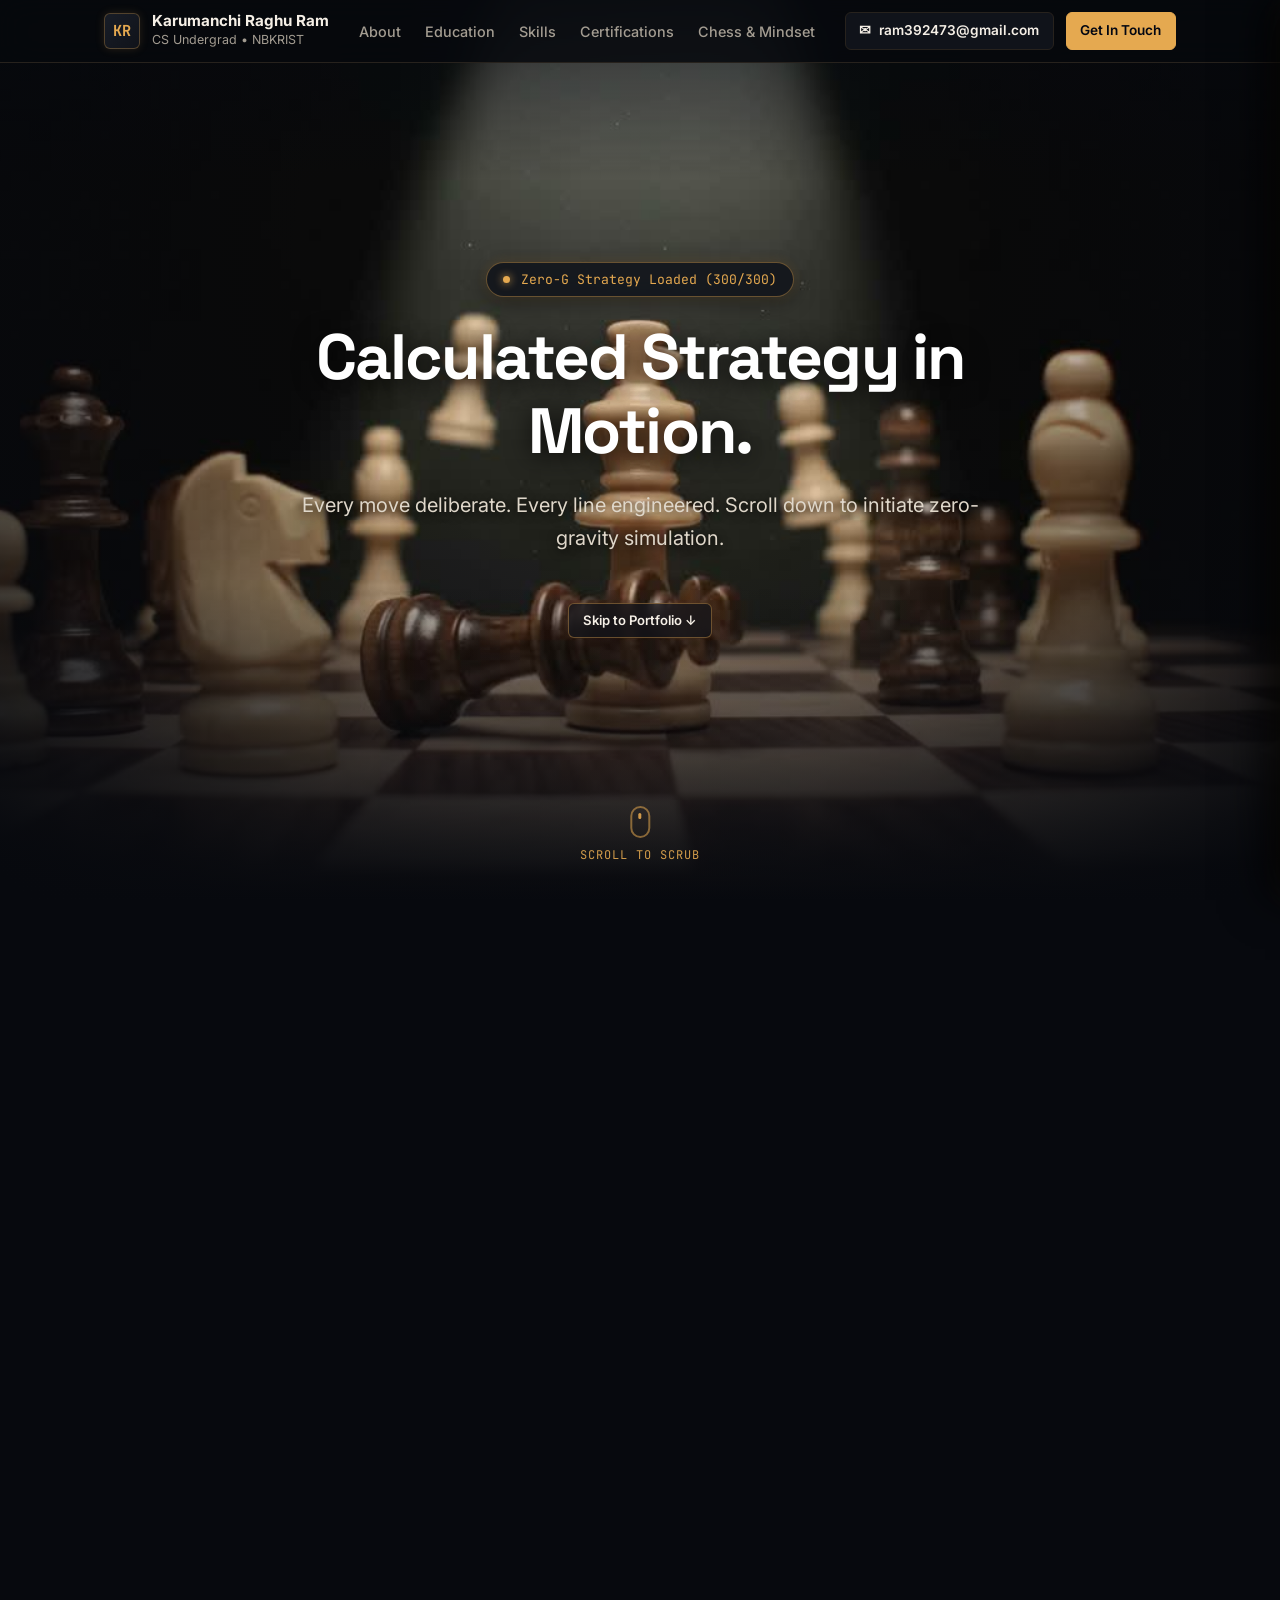
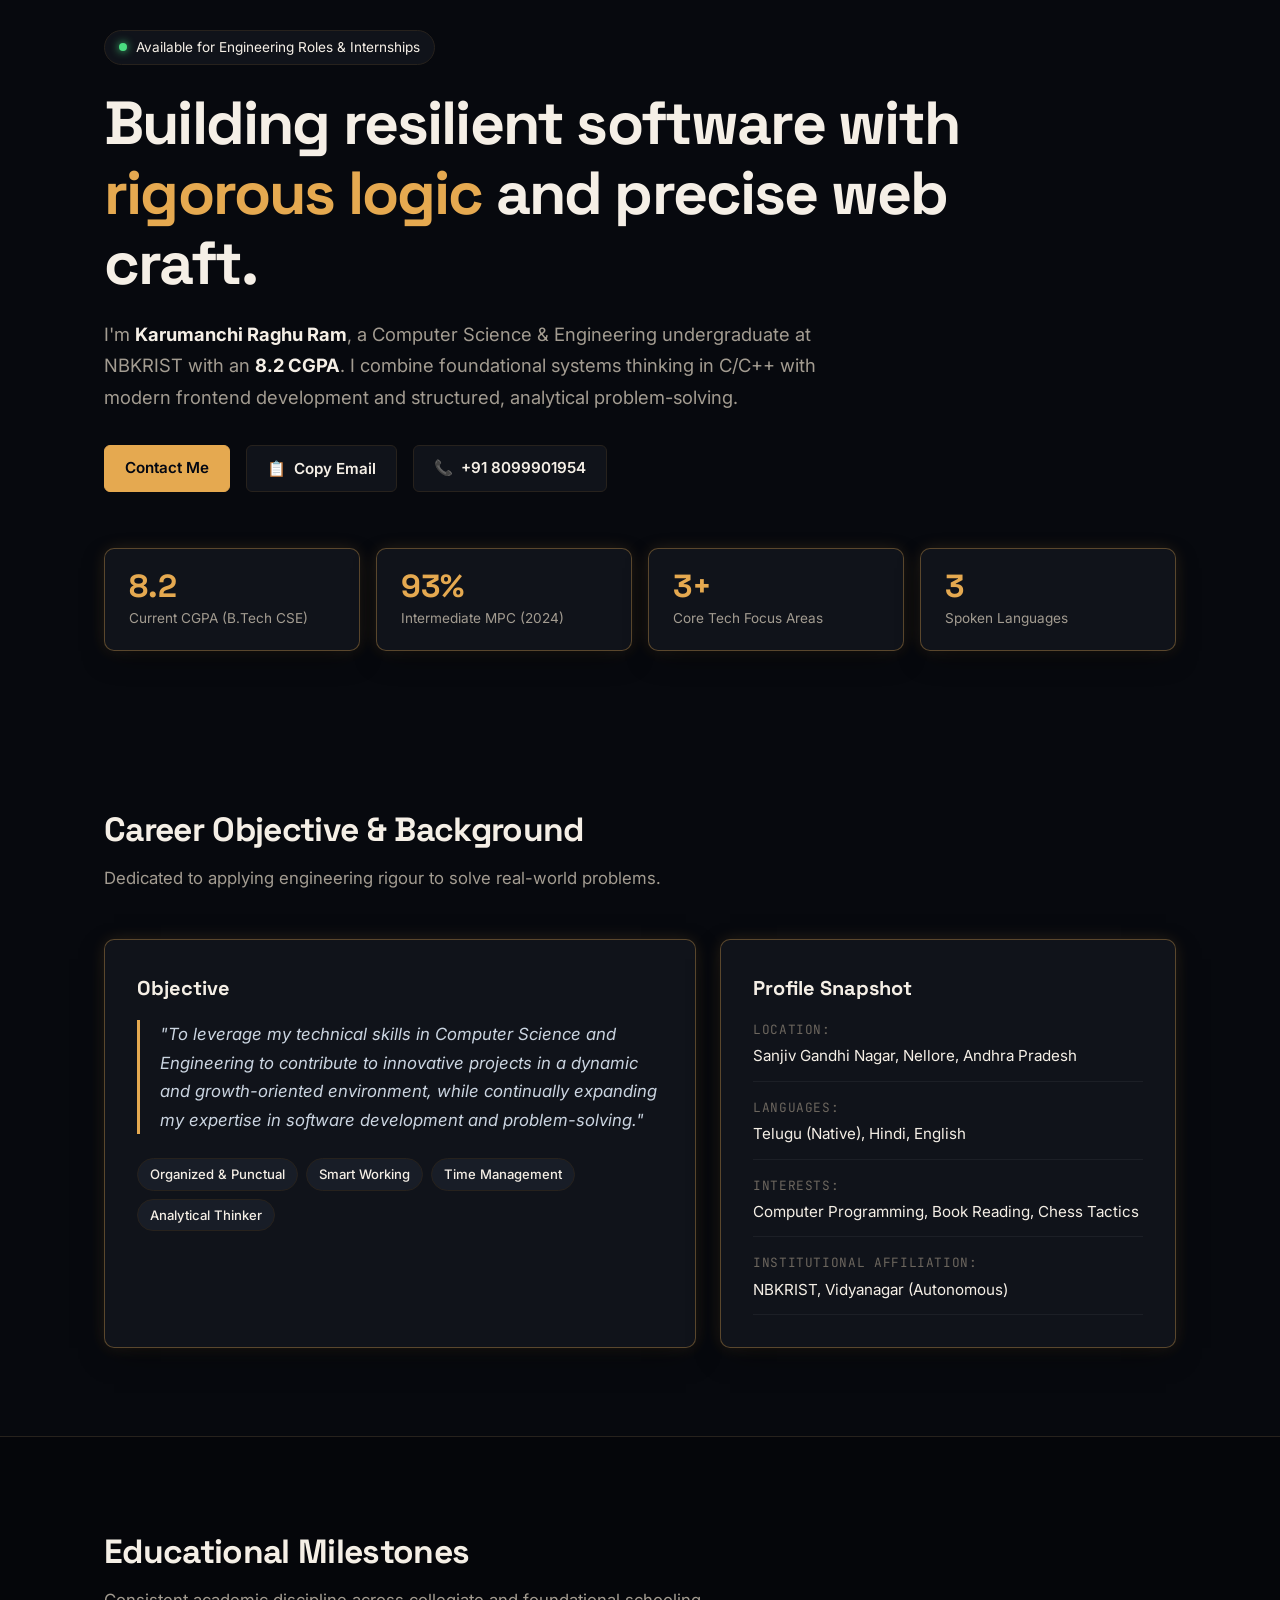
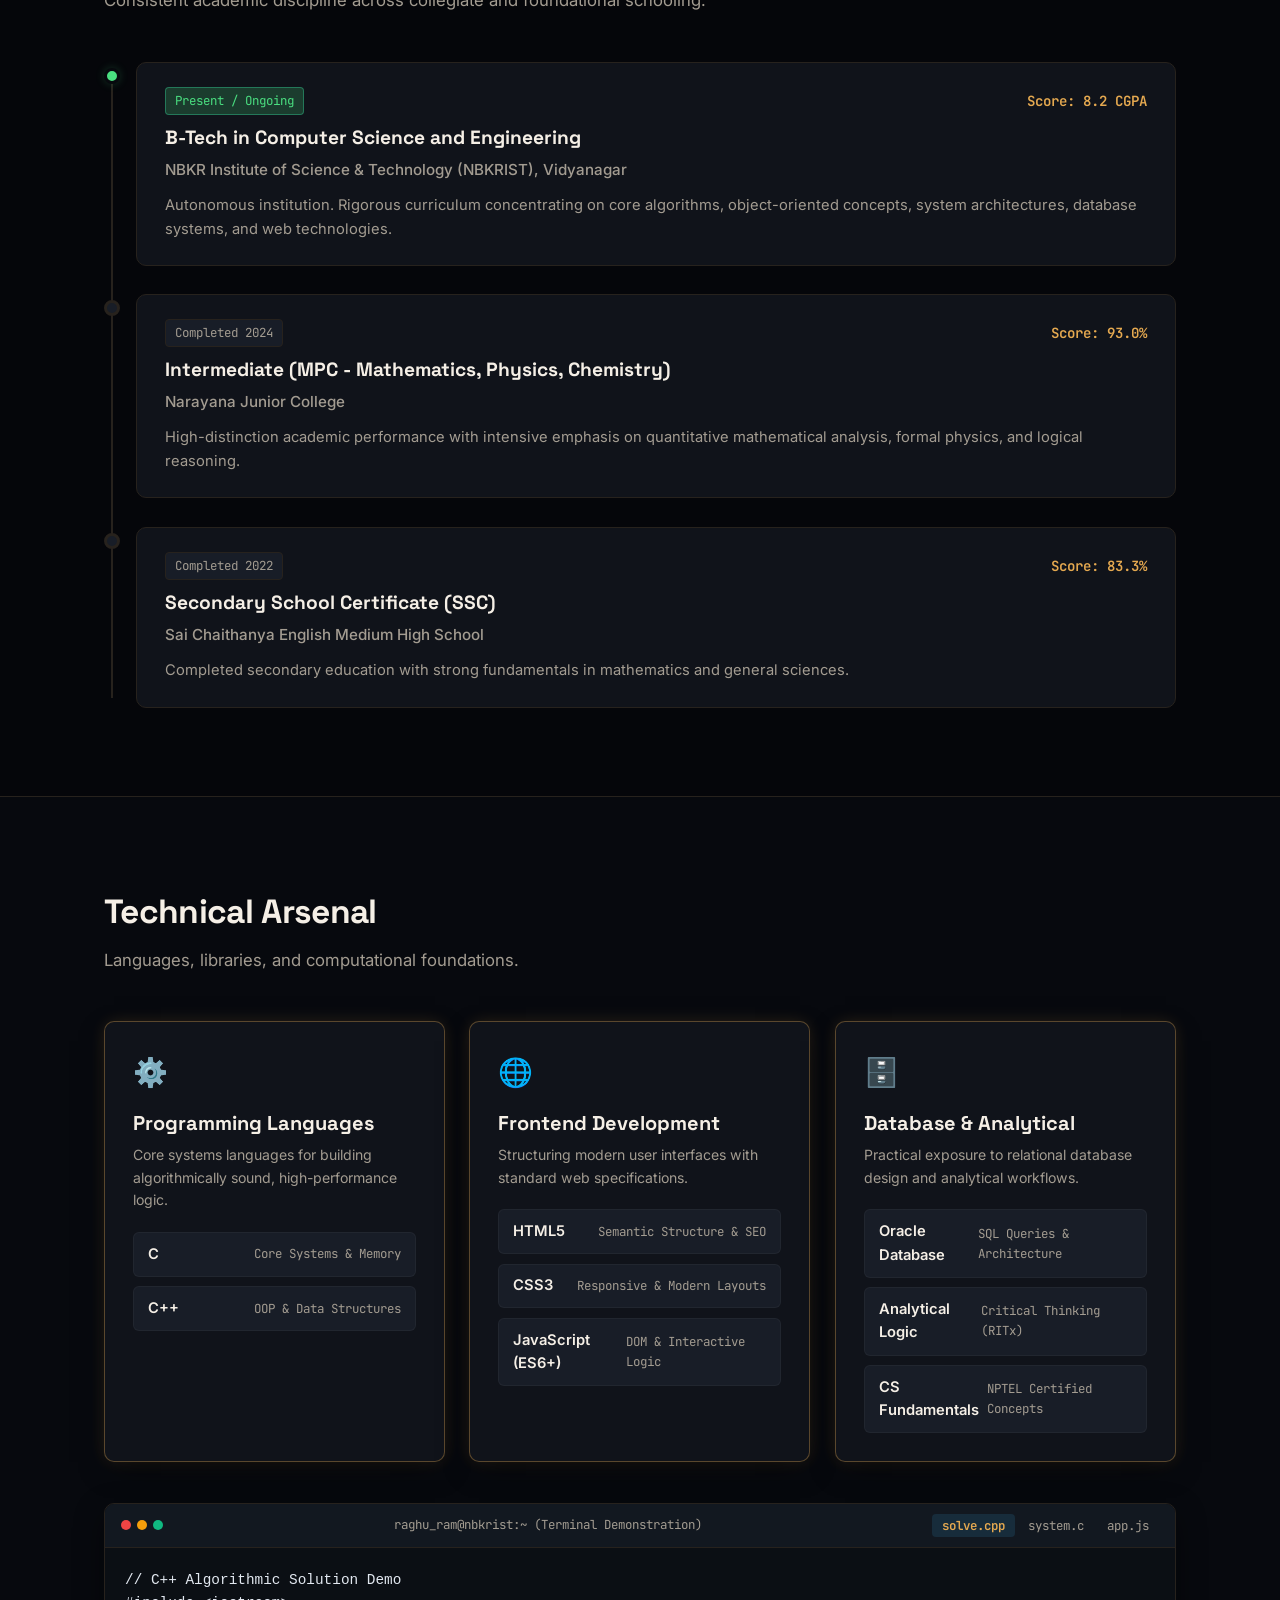
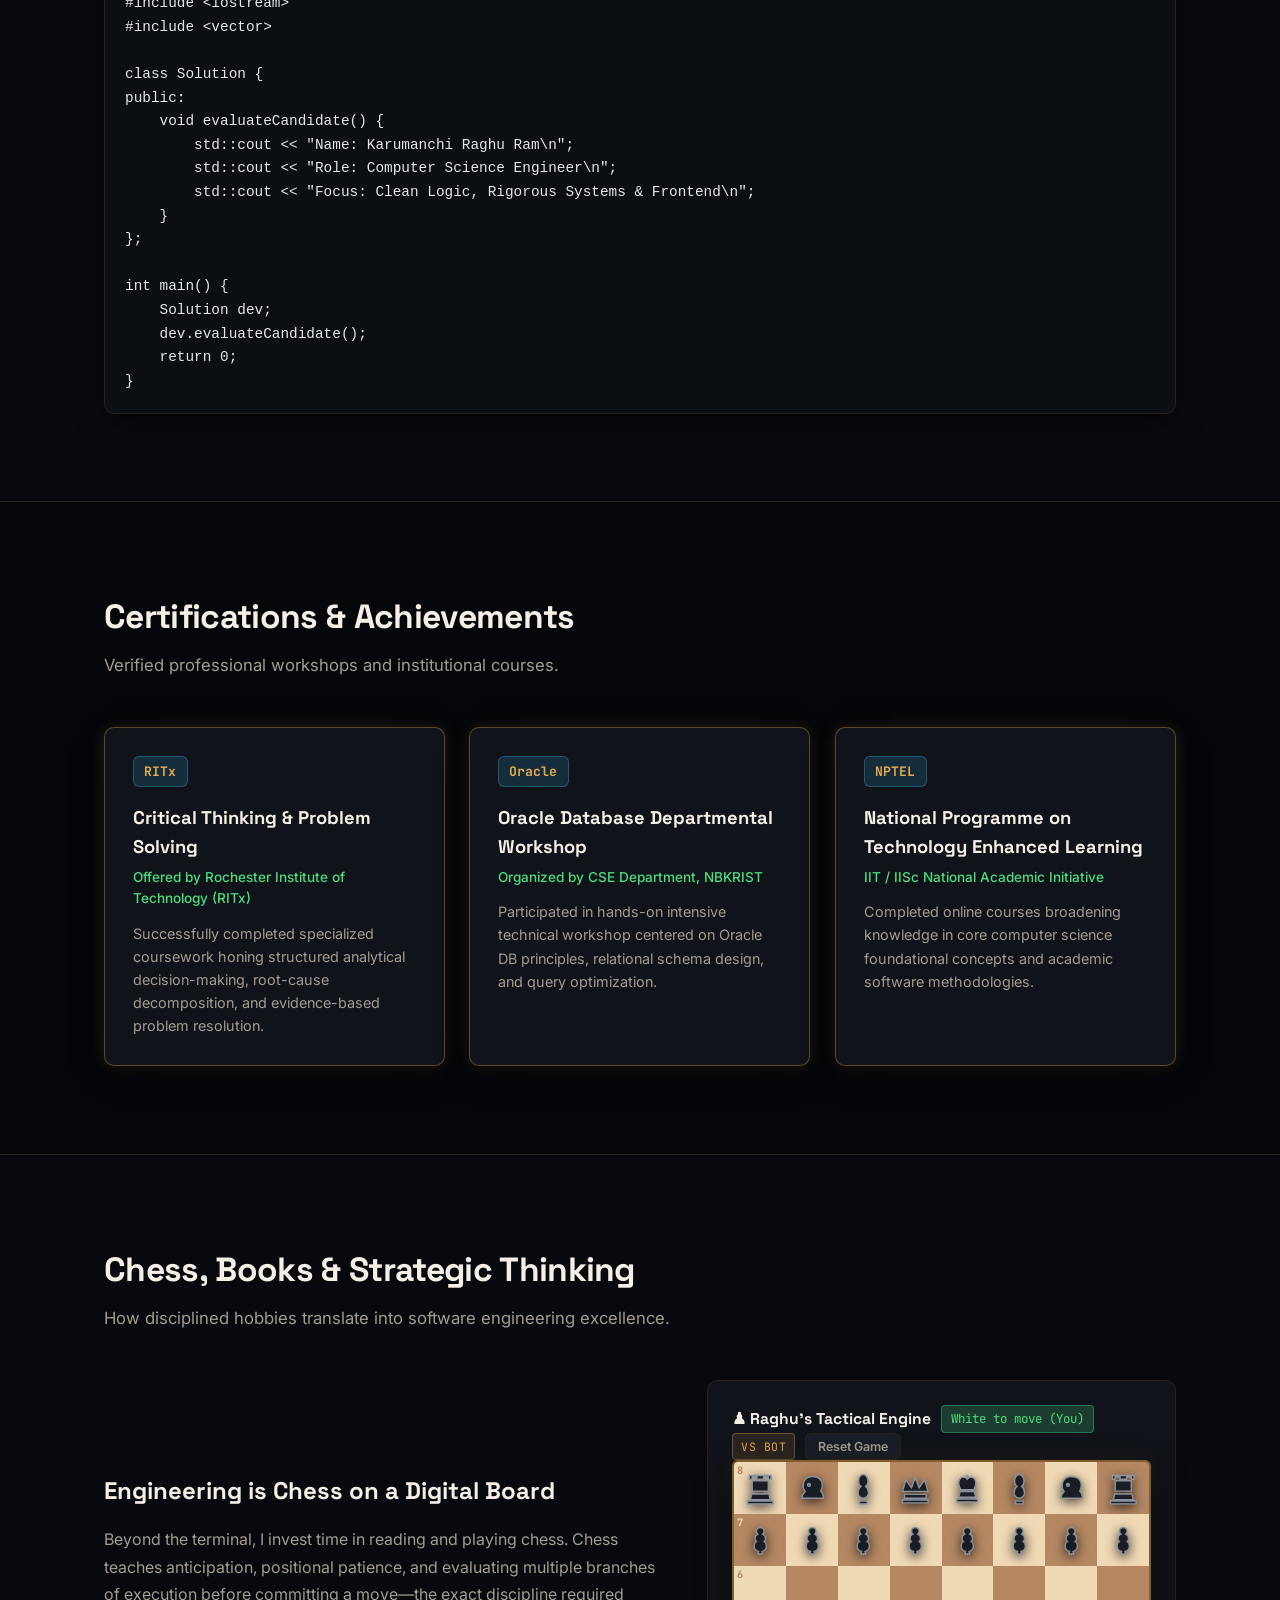
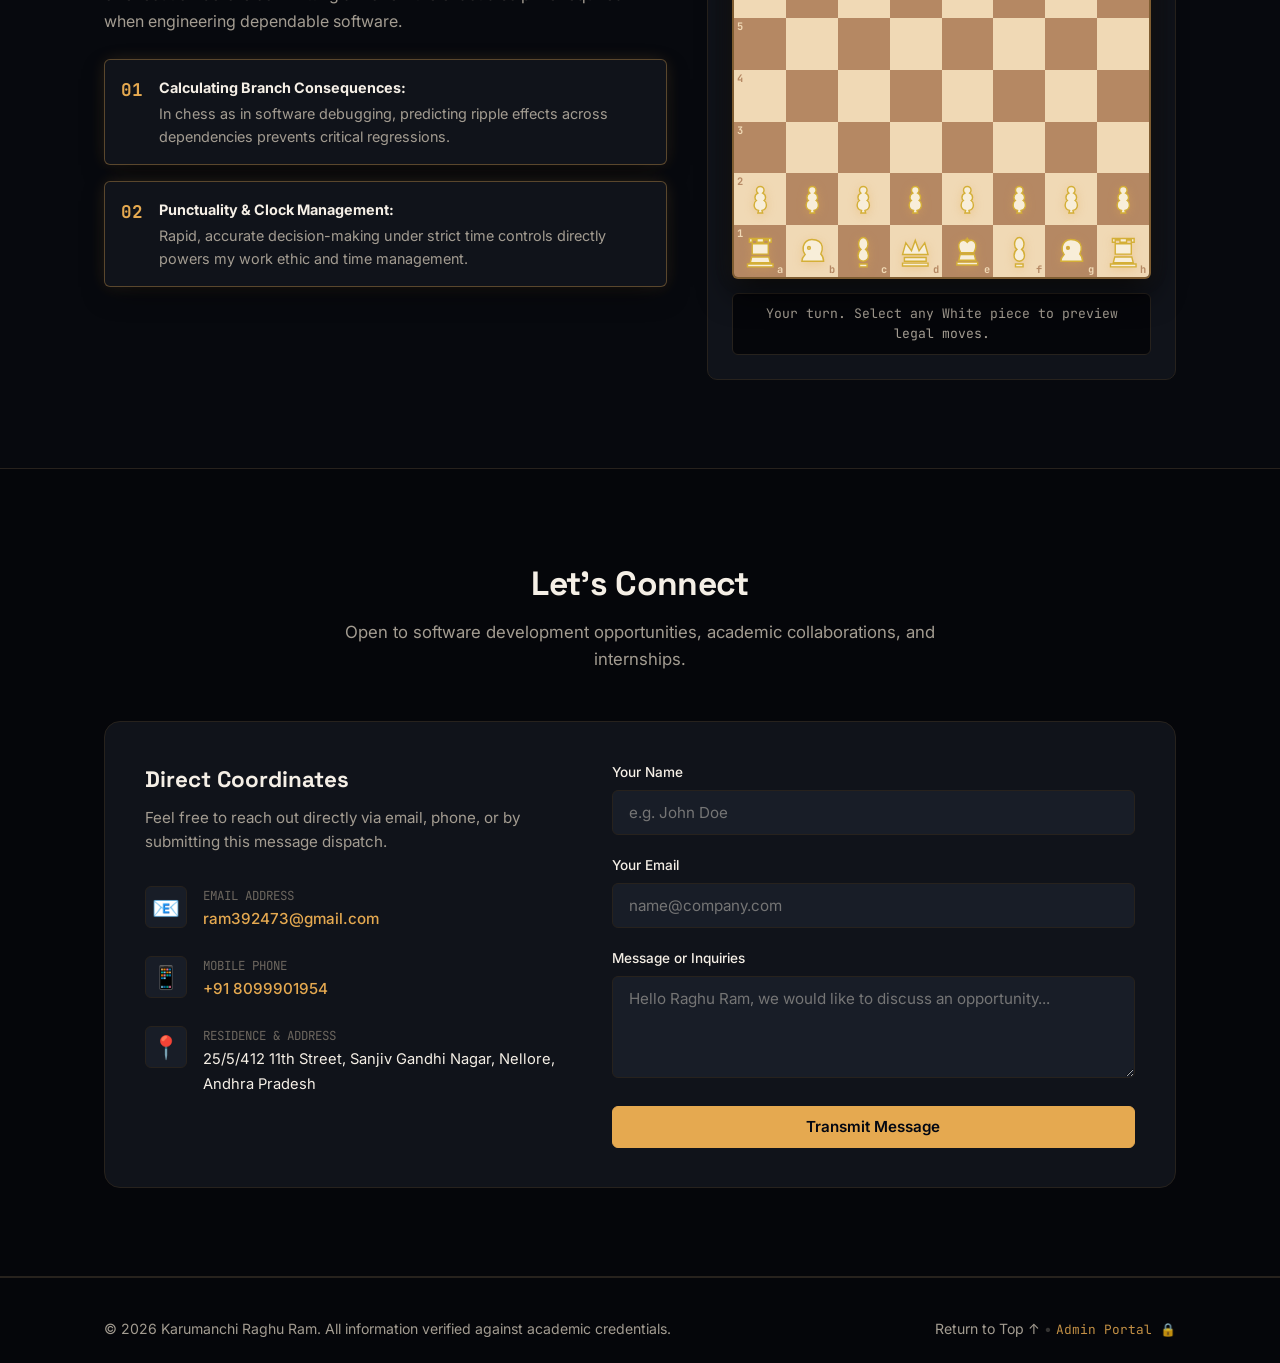
<file: index.html>
<!DOCTYPE html>
<html lang="en">
<head>
  <meta charset="UTF-8">
  <meta name="viewport" content="width=device-width, initial-scale=1.0">
  <title>Karumanchi Raghu Ram | Computer Science Engineer</title>
  <meta name="description" content="Portfolio of Karumanchi Raghu Ram, B.Tech Computer Science student at NBKRIST. Expertise in C, C++, Frontend development, and analytical problem-solving.">
  <link rel="preconnect" href="https://fonts.googleapis.com">
  <link rel="preconnect" href="https://fonts.gstatic.com" crossorigin>
  <link href="https://fonts.googleapis.com/css2?family=Inter:wght@400;500;600&family=JetBrains+Mono:wght@400;500;600&family=Space+Grotesk:wght@500;600;700&display=swap" rel="stylesheet">
  <link rel="stylesheet" href="style.css">
</head>
<body>
  <!-- Navigation Header -->
  <header class="site-header" id="site-header">
    <div class="header-container">
      <a href="#hero-scroll" class="brand-badge" id="brand-badge">
        <span class="brand-monogram">KR</span>
        <span class="brand-meta">
          <strong class="brand-name">Karumanchi Raghu Ram</strong>
          <span class="brand-role">CS Undergrad • NBKRIST</span>
        </span>
      </a>

      <nav class="nav-links" id="main-navigation" aria-label="Main Navigation">
        <a href="#about" class="nav-link">About</a>
        <a href="#education" class="nav-link">Education</a>
        <a href="#skills" class="nav-link">Skills</a>
        <a href="#achievements" class="nav-link">Certifications</a>
        <a href="#strategy" class="nav-link">Chess & Mindset</a>
      </nav>

      <div class="header-actions">
        <a href="mailto:ram392473@gmail.com" class="btn btn-secondary btn-sm" id="header-email-btn">
          <span class="btn-icon">✉</span> ram392473@gmail.com
        </a>
        <a href="#contact" class="btn btn-primary btn-sm" id="header-contact-btn">Get In Touch</a>
        <button class="mobile-nav-toggle" id="mobile-nav-toggle" aria-label="Toggle Navigation Menu" aria-expanded="false" aria-controls="mobile-drawer">
          <span class="hamburger-bar"></span>
          <span class="hamburger-bar"></span>
          <span class="hamburger-bar"></span>
        </button>
      </div>
    </div>
  </header>

  <!-- Mobile Slide-In Navigation Drawer -->
  <div class="mobile-drawer-backdrop" id="mobile-drawer-backdrop" aria-hidden="true"></div>
  <aside class="mobile-drawer" id="mobile-drawer" aria-label="Mobile Navigation" aria-hidden="true">
    <div class="drawer-header">
      <div class="brand-badge">
        <span class="brand-monogram">KR</span>
        <span class="brand-meta">
          <strong class="brand-name">Raghu Ram</strong>
          <span class="brand-role">CS Undergrad</span>
        </span>
      </div>
      <button class="drawer-close-btn" id="drawer-close-btn" aria-label="Close Navigation Menu">✕</button>
    </div>

    <nav class="drawer-links" id="drawer-navigation">
      <a href="#about" class="drawer-link">
        <span class="drawer-link-num">01</span> About & Objective
      </a>
      <a href="#education" class="drawer-link">
        <span class="drawer-link-num">02</span> Education Milestones
      </a>
      <a href="#skills" class="drawer-link">
        <span class="drawer-link-num">03</span> Technical Skills & Code
      </a>
      <a href="#achievements" class="drawer-link">
        <span class="drawer-link-num">04</span> Certifications
      </a>
      <a href="#strategy" class="drawer-link">
        <span class="drawer-link-num">05</span> Chess & Strategy
      </a>
      <a href="#contact" class="drawer-link drawer-link-highlight">
        <span class="drawer-link-num">06</span> Contact Raghu Ram
      </a>
    </nav>

    <div class="drawer-footer">
      <a href="mailto:ram392473@gmail.com" class="btn btn-secondary btn-block btn-sm">
        <span class="btn-icon">✉</span> ram392473@gmail.com
      </a>
      <a href="#contact" class="btn btn-primary btn-block btn-sm" style="margin-top: 0.5rem;" id="drawer-cta-btn">
        Get In Touch
      </a>
    </div>
  </aside>

  <main>
    <!-- Cinematic Scroll-Scrubbed Zero-G Chess Intro -->
    <div class="hero-scroll-container" id="hero-scroll">
      <div class="hero-sticky-frame">
        <canvas id="chess-intro-canvas" class="hero-canvas"></canvas>
        <div class="hero-canvas-vignette"></div>

        <div class="hero-overlay-hud">
          <!-- Phase 1: Zero-G Sequence Intro (0% to ~28%) -->
          <div class="hero-phase active" id="hero-phase-1">
            <div class="hero-loader-pill" id="hero-loader-badge">
              <span class="hero-loader-dot"></span>
              <span id="hero-loader-text">Loading Zero-G Strategy: 1%</span>
            </div>
            <h1 class="hero-phase-title">
              Calculated Strategy in Motion.
            </h1>
            <p class="hero-phase-lead">
              Every move deliberate. Every line engineered. Scroll down to initiate zero-gravity simulation.
            </p>
            <div class="hero-phase-actions-row">
              <a href="#hero" class="btn btn-secondary btn-sm hero-skip-btn">Skip to Portfolio ↓</a>
            </div>
          </div>

          <!-- Phase 2: Candidate Headline (32% to ~65%) -->
          <div class="hero-phase" id="hero-phase-2">
            <div class="hero-loader-pill" style="border-color: rgba(229, 169, 80, 0.45); margin-bottom: 1.25rem;">
              <span class="status-indicator"></span>
              <span>Available for Engineering Roles & Internships</span>
            </div>
            <h2 class="hero-phase-title" style="font-size: clamp(2.2rem, 5vw, 3.8rem);">
              Karumanchi Raghu Ram
            </h2>
            <p class="hero-phase-lead">
              Computer Science & Engineering at <strong>NBKRIST</strong> • <strong>8.2 CGPA</strong><br>
              Bridging foundational systems logic with responsive, high-craft web engineering.
            </p>
            <div class="hero-actions" style="margin-bottom: 0;">
              <a href="#hero" class="btn btn-primary" id="scroll-explore-btn">Explore Portfolio ↓</a>
              <a href="#contact" class="btn btn-secondary">Get In Touch</a>
            </div>
          </div>

          <!-- Phase 3: Transition Prompt (70% to 100%) -->
          <div class="hero-phase" id="hero-phase-3">
            <div class="hero-loader-pill" style="border-color: rgba(74, 222, 128, 0.45);">
              <span class="hero-loader-dot" style="background: var(--accent-emerald); box-shadow: 0 0 8px var(--accent-emerald);"></span>
              <span>Position Secured • Checkmate Achieved</span>
            </div>
            <h2 class="hero-phase-title" style="font-size: clamp(2rem, 4.5vw, 3.2rem);">
              From Board Vision to Production Code
            </h2>
            <p class="hero-phase-lead">
              Scroll down to inspect academic credentials, systems projects, and technical skills.
            </p>
          </div>
        </div>

        <!-- Bottom Scroll Cue -->
        <div class="hero-scroll-cue" id="hero-scroll-cue">
          <div class="scroll-cue-mouse">
            <div class="scroll-cue-wheel"></div>
          </div>
          <span>Scroll to scrub</span>
        </div>
      </div>
    </div>

    <!-- Hero / Summary Section -->
    <section class="section hero-section" id="hero">
      <div class="content-container">
        <div class="hero-status-pill reveal-block reveal-up">
          <span class="status-indicator"></span>
          <span>Available for Engineering Roles & Internships</span>
        </div>

        <h1 class="hero-title reveal-block reveal-left">
          Building resilient software with <span class="text-highlight">rigorous logic</span> and precise web craft.
        </h1>

        <p class="hero-lead reveal-block reveal-left stagger-1">
          I'm <strong>Karumanchi Raghu Ram</strong>, a Computer Science & Engineering undergraduate at NBKRIST with an <strong>8.2 CGPA</strong>. I combine foundational systems thinking in C/C++ with modern frontend development and structured, analytical problem-solving.
        </p>

        <div class="hero-actions reveal-block reveal-up stagger-2">
          <a href="#contact" class="btn btn-primary" id="hero-connect-btn">Contact Me</a>
          <button class="btn btn-secondary" id="copy-email-btn" onclick="copyText('ram392473@gmail.com', 'copy-email-btn')">
            <span class="btn-icon">📋</span> Copy Email
          </button>
          <a href="tel:+918099901954" class="btn btn-secondary" id="hero-phone-btn">
            <span class="btn-icon">📞</span> +91 8099901954
          </a>
        </div>

        <!-- Quick Metrics Grid with GitHub-style reveals -->
        <div class="metric-ribbon">
          <div class="metric-card reveal-block reveal-left stagger-1">
            <span class="metric-num">8.2</span>
            <span class="metric-label">Current CGPA (B.Tech CSE)</span>
          </div>
          <div class="metric-card reveal-block reveal-left stagger-2">
            <span class="metric-num">93%</span>
            <span class="metric-label">Intermediate MPC (2024)</span>
          </div>
          <div class="metric-card reveal-block reveal-right stagger-3">
            <span class="metric-num">3+</span>
            <span class="metric-label">Core Tech Focus Areas</span>
          </div>
          <div class="metric-card reveal-block reveal-right stagger-4">
            <span class="metric-num">3</span>
            <span class="metric-label">Spoken Languages</span>
          </div>
        </div>
      </div>
    </section>

    <!-- About & Career Objective -->
    <section class="section" id="about">
      <div class="content-container">
        <div class="section-header reveal-block reveal-up">
          <h2 class="section-title">Career Objective & Background</h2>
          <p class="section-subtitle">Dedicated to applying engineering rigour to solve real-world problems.</p>
        </div>

        <div class="about-grid">
          <div class="objective-card reveal-block reveal-left">
            <h3 class="card-title">Objective</h3>
            <p class="objective-quote">
              "To leverage my technical skills in Computer Science and Engineering to contribute to innovative projects in a dynamic and growth-oriented environment, while continually expanding my expertise in software development and problem-solving."
            </p>
            <div class="qualities-wrap">
              <span class="quality-tag">Organized & Punctual</span>
              <span class="quality-tag">Smart Working</span>
              <span class="quality-tag">Time Management</span>
              <span class="quality-tag">Analytical Thinker</span>
            </div>
          </div>

          <div class="personal-details-card reveal-block reveal-right">
            <h3 class="card-title">Profile Snapshot</h3>
            <ul class="detail-list">
              <li>
                <span class="detail-name">Location:</span>
                <span class="detail-val">Sanjiv Gandhi Nagar, Nellore, Andhra Pradesh</span>
              </li>
              <li>
                <span class="detail-name">Languages:</span>
                <span class="detail-val">Telugu (Native), Hindi, English</span>
              </li>
              <li>
                <span class="detail-name">Interests:</span>
                <span class="detail-val">Computer Programming, Book Reading, Chess Tactics</span>
              </li>
              <li>
                <span class="detail-name">Institutional Affiliation:</span>
                <span class="detail-val">NBKRIST, Vidyanagar (Autonomous)</span>
              </li>
            </ul>
          </div>
        </div>
      </div>
    </section>

    <!-- Education Timeline -->
    <section class="section section-dim" id="education">
      <div class="content-container">
        <div class="section-header reveal-block reveal-up">
          <h2 class="section-title">Educational Milestones</h2>
          <p class="section-subtitle">Consistent academic discipline across collegiate and foundational schooling.</p>
        </div>

        <div class="timeline">
          <div class="timeline-item current reveal-block reveal-left">
            <div class="timeline-marker"></div>
            <div class="timeline-content">
              <div class="timeline-meta">
                <span class="badge badge-accent">Present / Ongoing</span>
                <span class="timeline-grade">Score: 8.2 CGPA</span>
              </div>
              <h3 class="timeline-title">B-Tech in Computer Science and Engineering</h3>
              <p class="timeline-org">NBKR Institute of Science & Technology (NBKRIST), Vidyanagar</p>
              <p class="timeline-desc">
                Autonomous institution. Rigorous curriculum concentrating on core algorithms, object-oriented concepts, system architectures, database systems, and web technologies.
              </p>
            </div>
          </div>

          <div class="timeline-item reveal-block reveal-right">
            <div class="timeline-marker"></div>
            <div class="timeline-content">
              <div class="timeline-meta">
                <span class="badge">Completed 2024</span>
                <span class="timeline-grade">Score: 93.0%</span>
              </div>
              <h3 class="timeline-title">Intermediate (MPC - Mathematics, Physics, Chemistry)</h3>
              <p class="timeline-org">Narayana Junior College</p>
              <p class="timeline-desc">
                High-distinction academic performance with intensive emphasis on quantitative mathematical analysis, formal physics, and logical reasoning.
              </p>
            </div>
          </div>

          <div class="timeline-item reveal-block reveal-left">
            <div class="timeline-marker"></div>
            <div class="timeline-content">
              <div class="timeline-meta">
                <span class="badge">Completed 2022</span>
                <span class="timeline-grade">Score: 83.3%</span>
              </div>
              <h3 class="timeline-title">Secondary School Certificate (SSC)</h3>
              <p class="timeline-org">Sai Chaithanya English Medium High School</p>
              <p class="timeline-desc">
                Completed secondary education with strong fundamentals in mathematics and general sciences.
              </p>
            </div>
          </div>
        </div>
      </div>
    </section>

    <!-- Technical Skills Section -->
    <section class="section" id="skills">
      <div class="content-container">
        <div class="section-header reveal-block reveal-up">
          <h2 class="section-title">Technical Arsenal</h2>
          <p class="section-subtitle">Languages, libraries, and computational foundations.</p>
        </div>

        <div class="skills-grid">
          <!-- Systems & Logic -->
          <div class="skill-category-card reveal-block reveal-left">
            <div class="card-icon-box">⚙️</div>
            <h3 class="skill-category-title">Programming Languages</h3>
            <p class="skill-category-desc">Core systems languages for building algorithmically sound, high-performance logic.</p>
            <div class="skill-pills">
              <div class="skill-item">
                <span class="skill-name">C</span>
                <span class="skill-level">Core Systems & Memory</span>
              </div>
              <div class="skill-item">
                <span class="skill-name">C++</span>
                <span class="skill-level">OOP & Data Structures</span>
              </div>
            </div>
          </div>

          <!-- Web Engineering -->
          <div class="skill-category-card reveal-block reveal-up stagger-1">
            <div class="card-icon-box">🌐</div>
            <h3 class="skill-category-title">Frontend Development</h3>
            <p class="skill-category-desc">Structuring modern user interfaces with standard web specifications.</p>
            <div class="skill-pills">
              <div class="skill-item">
                <span class="skill-name">HTML5</span>
                <span class="skill-level">Semantic Structure & SEO</span>
              </div>
              <div class="skill-item">
                <span class="skill-name">CSS3</span>
                <span class="skill-level">Responsive & Modern Layouts</span>
              </div>
              <div class="skill-item">
                <span class="skill-name">JavaScript (ES6+)</span>
                <span class="skill-level">DOM & Interactive Logic</span>
              </div>
            </div>
          </div>

          <!-- Data & Foundations -->
          <div class="skill-category-card reveal-block reveal-right stagger-2">
            <div class="card-icon-box">🗄️</div>
            <h3 class="skill-category-title">Database & Analytical</h3>
            <p class="skill-category-desc">Practical exposure to relational database design and analytical workflows.</p>
            <div class="skill-pills">
              <div class="skill-item">
                <span class="skill-name">Oracle Database</span>
                <span class="skill-level">SQL Queries & Architecture</span>
              </div>
              <div class="skill-item">
                <span class="skill-name">Analytical Logic</span>
                <span class="skill-level">Critical Thinking (RITx)</span>
              </div>
              <div class="skill-item">
                <span class="skill-name">CS Fundamentals</span>
                <span class="skill-level">NPTEL Certified Concepts</span>
              </div>
            </div>
          </div>
        </div>

        <!-- Interactive Terminal Simulator -->
        <div class="terminal-container reveal-block reveal-up" id="code-terminal">
          <div class="terminal-bar">
            <div class="terminal-dots">
              <span class="dot dot-red"></span>
              <span class="dot dot-yellow"></span>
              <span class="dot dot-green"></span>
            </div>
            <div class="terminal-title">raghu_ram@nbkrist:~ (Terminal Demonstration)</div>
            <div class="terminal-tabs">
              <button class="t-tab active" onclick="switchSnippet('cpp')">solve.cpp</button>
              <button class="t-tab" onclick="switchSnippet('c')">system.c</button>
              <button class="t-tab" onclick="switchSnippet('js')">app.js</button>
            </div>
          </div>
          <div class="terminal-body">
            <pre><code id="terminal-code-display">// C++ Algorithmic Solution Demo
#include &lt;iostream&gt;
#include &lt;vector&gt;

class Solution {
public:
    void evaluateCandidate() {
        std::cout &lt;&lt; "Name: Karumanchi Raghu Ram\n";
        std::cout &lt;&lt; "Role: Computer Science Engineer\n";
        std::cout &lt;&lt; "Focus: Clean Logic, Rigorous Systems & Frontend\n";
    }
};

int main() {
    Solution dev;
    dev.evaluateCandidate();
    return 0;
}</code></pre>
          </div>
        </div>
      </div>
    </section>

    <!-- Achievements & Certifications -->
    <section class="section section-dim" id="achievements">
      <div class="content-container">
        <div class="section-header reveal-block reveal-up">
          <h2 class="section-title">Certifications & Achievements</h2>
          <p class="section-subtitle">Verified professional workshops and institutional courses.</p>
        </div>

        <div class="achievements-grid">
          <div class="achievement-card reveal-block reveal-left">
            <div class="achievement-badge">RITx</div>
            <div class="achievement-body">
              <h3 class="achievement-name">Critical Thinking & Problem Solving</h3>
              <p class="achievement-issuer">Offered by Rochester Institute of Technology (RITx)</p>
              <p class="achievement-desc">
                Successfully completed specialized coursework honing structured analytical decision-making, root-cause decomposition, and evidence-based problem resolution.
              </p>
            </div>
          </div>

          <div class="achievement-card reveal-block reveal-up stagger-1">
            <div class="achievement-badge">Oracle</div>
            <div class="achievement-body">
              <h3 class="achievement-name">Oracle Database Departmental Workshop</h3>
              <p class="achievement-issuer">Organized by CSE Department, NBKRIST</p>
              <p class="achievement-desc">
                Participated in hands-on intensive technical workshop centered on Oracle DB principles, relational schema design, and query optimization.
              </p>
            </div>
          </div>

          <div class="achievement-card reveal-block reveal-right stagger-2">
            <div class="achievement-badge">NPTEL</div>
            <div class="achievement-body">
              <h3 class="achievement-name">National Programme on Technology Enhanced Learning</h3>
              <p class="achievement-issuer">IIT / IISc National Academic Initiative</p>
              <p class="achievement-desc">
                Completed online courses broadening knowledge in core computer science foundational concepts and academic software methodologies.
              </p>
            </div>
          </div>
        </div>
      </div>
    </section>

    <!-- Chess & Strategic Thinking Section -->
    <section class="section" id="strategy">
      <div class="content-container">
        <div class="section-header reveal-block reveal-up">
          <h2 class="section-title">Chess, Books & Strategic Thinking</h2>
          <p class="section-subtitle">How disciplined hobbies translate into software engineering excellence.</p>
        </div>

        <div class="strategy-layout">
          <div class="strategy-prose reveal-block reveal-left">
            <h3 class="strategy-heading">Engineering is Chess on a Digital Board</h3>
            <p>
              Beyond the terminal, I invest time in reading and playing chess. Chess teaches anticipation, positional patience, and evaluating multiple branches of execution before committing a move—the exact discipline required when engineering dependable software.
            </p>

            <div class="tactics-list">
              <div class="tactic-item reveal-block reveal-left stagger-1">
                <span class="tactic-num">01</span>
                <div>
                  <strong>Calculating Branch Consequences:</strong> In chess as in software debugging, predicting ripple effects across dependencies prevents critical regressions.
                </div>
              </div>
              <div class="tactic-item reveal-block reveal-left stagger-2">
                <span class="tactic-num">02</span>
                <div>
                  <strong>Punctuality & Clock Management:</strong> Rapid, accurate decision-making under strict time controls directly powers my work ethic and time management.
                </div>
              </div>
            </div>
          </div>

          <!-- Interactive Chess Board Playable Engine -->
          <div class="chess-widget-container reveal-block reveal-right">
            <div class="chess-header">
              <div class="chess-title-wrap">
                <span class="chess-title-text">♟ Raghu's Tactical Engine</span>
                <span class="badge badge-accent" id="chess-turn-badge">White to move (You)</span>
              </div>
              <div class="chess-header-actions">
                <span class="chess-mode-tag" id="chess-mode-tag">VS BOT</span>
                <button class="chess-reset-btn" id="chess-reset" onclick="resetBoard()">Reset Game</button>
              </div>
            </div>
            <div class="chess-board-wrapper">
              <div class="chess-board" id="chess-board">
                <!-- Dynamically populated 8x8 grid with SVG pieces and legal move highlights -->
              </div>
            </div>
            <div class="chess-status" id="chess-status">
              White moves first. Click or tap any white piece to preview calculated legal paths.
            </div>
          </div>
        </div>
      </div>
    </section>

    <!-- Contact & Direct Inquiries -->
    <section class="section section-dim" id="contact">
      <div class="content-container">
        <div class="section-header text-center reveal-block reveal-up">
          <h2 class="section-title">Let's Connect</h2>
          <p class="section-subtitle">Open to software development opportunities, academic collaborations, and internships.</p>
        </div>

        <div class="contact-card-wrapper">
          <div class="contact-info-col reveal-block reveal-left">
            <h3 class="contact-col-title">Direct Coordinates</h3>
            <p class="contact-col-lead">
              Feel free to reach out directly via email, phone, or by submitting this message dispatch.
            </p>

            <div class="contact-point">
              <div class="point-icon">📧</div>
              <div>
                <span class="point-label">Email Address</span>
                <a href="mailto:ram392473@gmail.com" class="point-link">ram392473@gmail.com</a>
              </div>
            </div>

            <div class="contact-point">
              <div class="point-icon">📱</div>
              <div>
                <span class="point-label">Mobile Phone</span>
                <a href="tel:+918099901954" class="point-link">+91 8099901954</a>
              </div>
            </div>

            <div class="contact-point">
              <div class="point-icon">📍</div>
              <div>
                <span class="point-label">Residence & Address</span>
                <span class="point-text">25/5/412 11th Street, Sanjiv Gandhi Nagar, Nellore, Andhra Pradesh</span>
              </div>
            </div>
          </div>

          <div class="contact-form-col reveal-block reveal-right">
            <form id="contact-form" onsubmit="handleFormSubmit(event)">
              <div class="form-group">
                <label for="contact-name">Your Name</label>
                <input type="text" id="contact-name" name="name" required placeholder="e.g. John Doe">
              </div>

              <div class="form-group">
                <label for="contact-email">Your Email</label>
                <input type="email" id="contact-email" name="email" required placeholder="name@company.com">
              </div>

              <div class="form-group">
                <label for="contact-message">Message or Inquiries</label>
                <textarea id="contact-message" name="message" rows="4" required placeholder="Hello Raghu Ram, we would like to discuss an opportunity..."></textarea>
              </div>

              <button type="submit" class="btn btn-primary btn-block" id="send-msg-btn">
                Transmit Message
              </button>
              <div id="form-feedback" class="form-feedback" role="alert"></div>
            </form>
          </div>
        </div>
      </div>
    </section>
  </main>

  <footer class="site-footer">
    <div class="content-container footer-content">
      <p>© 2026 Karumanchi Raghu Ram. All information verified against academic credentials.</p>
      <div class="footer-links">
        <a href="#hero-scroll">Return to Top ↑</a>
        <span style="opacity: 0.3;">•</span>
        <a href="admin.html" class="admin-portal-link" style="color: var(--accent-amber); font-family: var(--font-mono); font-size: 0.8rem; opacity: 0.85;">Admin Portal 🔒</a>
      </div>
    </div>
  </footer>

  <!-- Toast Notification Helper -->
  <div id="toast" class="toast" role="status" aria-live="polite"></div>

  <script src="app.js"></script>
</body>
</html>
</file>
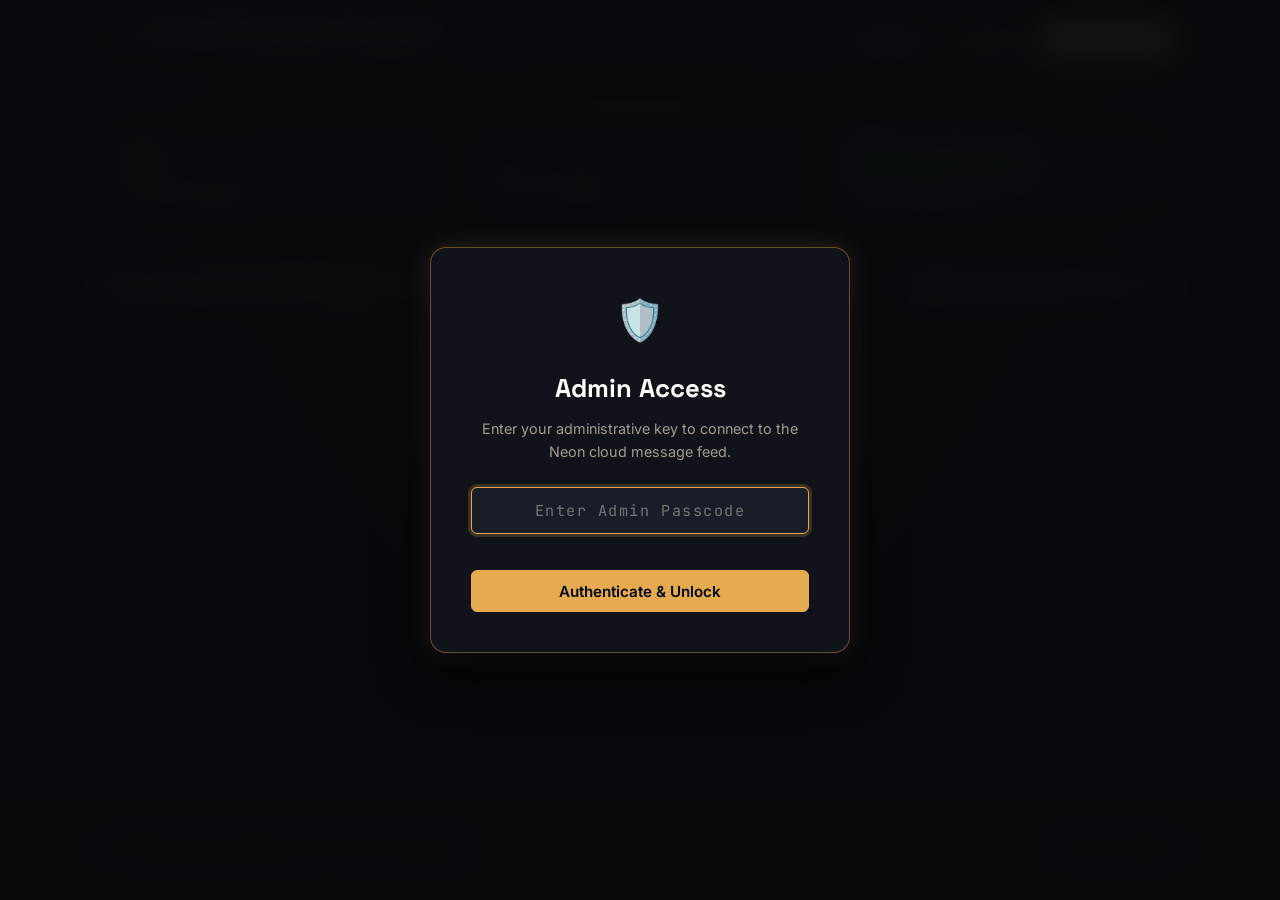
<file: admin.html>
<!DOCTYPE html>
<html lang="en">
<head>
  <meta charset="UTF-8">
  <meta name="viewport" content="width=device-width, initial-scale=1.0">
  <title>Admin Portal | Karumanchi Raghu Ram</title>
  <meta name="description" content="Secure Admin Dashboard to view and manage user transmissions stored in Neon PostgreSQL.">
  <link rel="preconnect" href="https://fonts.googleapis.com">
  <link rel="preconnect" href="https://fonts.gstatic.com" crossorigin>
  <link href="https://fonts.googleapis.com/css2?family=Inter:wght@400;500;600&family=JetBrains+Mono:wght@400;500;600&family=Space+Grotesk:wght@500;600;700&display=swap" rel="stylesheet">
  <link rel="stylesheet" href="style.css">
</head>
<body class="admin-body">

  <!-- Password Authentication Modal Overlay -->
  <div class="auth-overlay" id="auth-overlay">
    <div class="auth-modal">
      <div class="auth-icon">🛡️</div>
      <h2 style="font-family: var(--font-display); font-size: 1.6rem; color: #fff; margin-bottom: 0.5rem;">Admin Access</h2>
      <p style="font-size: 0.9rem; color: var(--text-muted); margin-bottom: 1.5rem;">
        Enter your administrative key to connect to the Neon cloud message feed.
      </p>
      <form onsubmit="handleAuthSubmit(event)">
        <div class="form-group">
          <input type="password" id="admin-passcode-input" placeholder="Enter Admin Passcode" required autocomplete="current-password" autofocus style="text-align: center; letter-spacing: 0.1em; font-family: var(--font-mono);">
        </div>
        <button type="submit" class="btn btn-primary btn-block" id="auth-unlock-btn" style="margin-top: 1rem;">
          Authenticate & Unlock
        </button>
        <div id="auth-error" style="color: #f87171; font-size: 0.85rem; margin-top: 0.75rem; display: none;"></div>
      </form>
    </div>
  </div>

  <!-- Main Admin Interface -->
  <header class="admin-header">
    <div class="content-container admin-header-flex">
      <div style="display: flex; align-items: center; gap: 0.75rem;">
        <span class="brand-monogram">⚡</span>
        <div>
          <h1 style="font-size: 1.15rem; font-family: var(--font-display); color: var(--text-primary); line-height: 1.2;">
            Neon DB Messages Management
          </h1>
          <span style="font-size: 0.78rem; color: var(--text-muted); font-family: var(--font-mono);">
            Cluster: icy-dust-89227521 • PostgreSQL 18
          </span>
        </div>
      </div>
      <div style="display: flex; align-items: center; gap: 0.75rem;">
        <button class="btn btn-secondary btn-sm" onclick="fetchMessages()">↻ Refresh</button>
        <button class="btn btn-secondary btn-sm" onclick="logoutAdmin()">🔒 Lock</button>
        <a href="index.html" class="btn btn-primary btn-sm">← View Portfolio</a>
      </div>
    </div>
  </header>

  <main style="flex: 1;">
    <div class="content-container">
      <!-- Admin Statistics Grid -->
      <div class="admin-stats-grid">
        <div class="admin-stat-card">
          <span class="admin-stat-val" id="stat-total-count">0</span>
          <span class="admin-stat-label">Total Messages</span>
        </div>
        <div class="admin-stat-card">
          <span class="admin-stat-val" id="stat-latest-time" style="font-size: 1.2rem; padding-top: 0.5rem;">—</span>
          <span class="admin-stat-label">Latest Inquiry</span>
        </div>
        <div class="admin-stat-card">
          <span class="admin-stat-val" style="color: var(--accent-emerald);">Cloud Live</span>
          <span class="admin-stat-label">Neon Connection</span>
        </div>
      </div>

      <!-- Controls & Filter Toolbar -->
      <div class="admin-controls">
        <h2 style="font-family: var(--font-display); font-size: 1.35rem; color: var(--text-primary);">
          Visitor Inquiries & Comments (<span id="count-badge">0</span>)
        </h2>
        <input type="text" id="filter-input" class="search-input" placeholder="Search by name, email, or text..." oninput="filterMessages()">
      </div>

      <!-- Feed of Comments -->
      <div class="comments-feed" id="comments-container">
        <!-- Rendered dynamically -->
      </div>
    </div>
  </main>

  <footer class="site-footer">
    <div class="content-container footer-content">
      <p>© 2026 Karumanchi Raghu Ram • Neon Cloud Storage</p>
      <div class="footer-links">
        <a href="index.html">Return to Portfolio</a>
      </div>
    </div>
  </footer>

  <div id="toast" class="toast" role="status" aria-live="polite"></div>

  <script>
    let allMessages = [];
    let currentKey = sessionStorage.getItem("neon_admin_key") || "";

    function showToast(msg) {
      const t = document.getElementById("toast");
      if (!t) return;
      t.textContent = msg;
      t.classList.add("show");
      setTimeout(() => t.classList.remove("show"), 3200);
    }

    function checkAuthOnLoad() {
      if (currentKey) {
        document.getElementById("auth-overlay").style.display = "none";
        fetchMessages();
      }
    }

    async function handleAuthSubmit(e) {
      e.preventDefault();
      const input = document.getElementById("admin-passcode-input");
      const errEl = document.getElementById("auth-error");
      const btn = document.getElementById("auth-unlock-btn");
      
      const key = input.value.trim();
      btn.disabled = true;
      btn.textContent = "Verifying...";
      errEl.style.display = "none";

      try {
        const res = await fetch(`/api/messages?key=${encodeURIComponent(key)}`);
        if (res.ok) {
          currentKey = key;
          sessionStorage.setItem("neon_admin_key", key);
          document.getElementById("auth-overlay").style.display = "none";
          const data = await res.json();
          renderMessages(data.messages || []);
          showToast("Admin session unlocked!");
        } else {
          errEl.textContent = "Incorrect passcode. Access denied.";
          errEl.style.display = "block";
        }
      } catch (err) {
        errEl.textContent = "Unable to connect to server: " + err.message;
        errEl.style.display = "block";
      } finally {
        btn.disabled = false;
        btn.textContent = "Authenticate & Unlock";
      }
    }

    function logoutAdmin() {
      sessionStorage.removeItem("neon_admin_key");
      currentKey = "";
      document.getElementById("auth-overlay").style.display = "flex";
      document.getElementById("admin-passcode-input").value = "";
      allMessages = [];
      renderMessages([]);
      showToast("Admin session locked.");
    }

    async function fetchMessages() {
      if (!currentKey) return;
      try {
        const res = await fetch(`/api/messages?key=${encodeURIComponent(currentKey)}`);
        if (res.status === 401) {
          logoutAdmin();
          return;
        }
        const data = await res.json();
        allMessages = data.messages || [];
        renderMessages(allMessages);
      } catch (err) {
        showToast("Error retrieving messages: " + err.message);
      }
    }

    function renderMessages(messages) {
      const container = document.getElementById("comments-container");
      const totalCountEl = document.getElementById("stat-total-count");
      const countBadge = document.getElementById("count-badge");
      const latestTimeEl = document.getElementById("stat-latest-time");

      totalCountEl.textContent = messages.length;
      countBadge.textContent = messages.length;

      if (messages.length > 0) {
        const newest = new Date(messages[0].created_at);
        latestTimeEl.textContent = isNaN(newest) ? messages[0].created_at.slice(0, 10) : newest.toLocaleTimeString([], { hour: '2-digit', minute: '2-digit' });
      } else {
        latestTimeEl.textContent = "—";
      }

      if (!messages || messages.length === 0) {
        container.innerHTML = `
          <div class="empty-state">
            <div style="font-size: 2.2rem; margin-bottom: 0.5rem;">📬</div>
            <h3 style="font-family: var(--font-display); color: var(--text-primary); margin-bottom: 0.25rem;">No Comments Stored</h3>
            <p>Any transmissions sent through the portfolio contact form will appear here in real-time.</p>
          </div>
        `;
        return;
      }

      container.innerHTML = messages.map(msg => {
        const dateStr = formatDate(msg.created_at);
        const initials = getInitials(msg.name);
        return `
          <div class="comment-card" id="msg-card-${msg.id}">
            <div class="comment-header">
              <div class="comment-author-info">
                <div class="author-avatar">${initials}</div>
                <div class="author-meta">
                  <span class="author-name">${escapeHtml(msg.name)}</span>
                  <a href="mailto:${escapeHtml(msg.email)}" class="author-email">✉ ${escapeHtml(msg.email)}</a>
                </div>
              </div>
              <div class="comment-meta-right">
                <span class="comment-date">🕒 ${dateStr}</span>
                <button class="btn-delete" onclick="deleteMessage(${msg.id})">
                  <span>🗑️</span> Delete
                </button>
              </div>
            </div>
            <div class="comment-body">${escapeHtml(msg.message)}</div>
          </div>
        `;
      }).join("");
    }

    function filterMessages() {
      const query = document.getElementById("filter-input").value.toLowerCase();
      if (!query) {
        renderMessages(allMessages);
        return;
      }
      const filtered = allMessages.filter(m => 
        (m.name && m.name.toLowerCase().includes(query)) ||
        (m.email && m.email.toLowerCase().includes(query)) ||
        (m.message && m.message.toLowerCase().includes(query))
      );
      renderMessages(filtered);
    }

    async function deleteMessage(id) {
      if (!confirm(`Are you sure you want to permanently delete comment #${id} from Neon DB?`)) {
        return;
      }

      const card = document.getElementById(`msg-card-${id}`);
      if (card) {
        card.classList.add("deleting");
      }

      try {
        const res = await fetch(`/api/messages/${id}?key=${encodeURIComponent(currentKey)}`, {
          method: "DELETE"
        });

        const data = await res.json();
        if (res.ok && data.success) {
          showToast(`Comment #${id} deleted from Neon DB.`);
          allMessages = allMessages.filter(m => m.id !== id);
          setTimeout(() => renderMessages(allMessages), 300);
        } else {
          throw new Error(data.error || "Failed to delete from database");
        }
      } catch (err) {
        if (card) card.classList.remove("deleting");
        showToast("Delete error: " + err.message);
      }
    }

    function formatDate(raw) {
      if (!raw) return "";
      const d = new Date(raw);
      if (isNaN(d.getTime())) return raw;
      return d.toLocaleDateString(undefined, { month: 'short', day: 'numeric', year: 'numeric' }) + " at " +
             d.toLocaleTimeString(undefined, { hour: '2-digit', minute: '2-digit' });
    }

    function getInitials(name) {
      if (!name) return "KR";
      const parts = name.trim().split(" ");
      if (parts.length === 1) return parts[0].slice(0, 2).toUpperCase();
      return (parts[0][0] + parts[parts.length - 1][0]).toUpperCase();
    }

    function escapeHtml(str) {
      if (!str) return "";
      return String(str)
        .replace(/&/g, "&amp;")
        .replace(/</g, "&lt;")
        .replace(/>/g, "&gt;")
        .replace(/"/g, "&quot;")
        .replace(/'/g, "&#039;");
    }

    document.addEventListener("DOMContentLoaded", checkAuthOnLoad);
  </script>
</body>
</html>
</file>
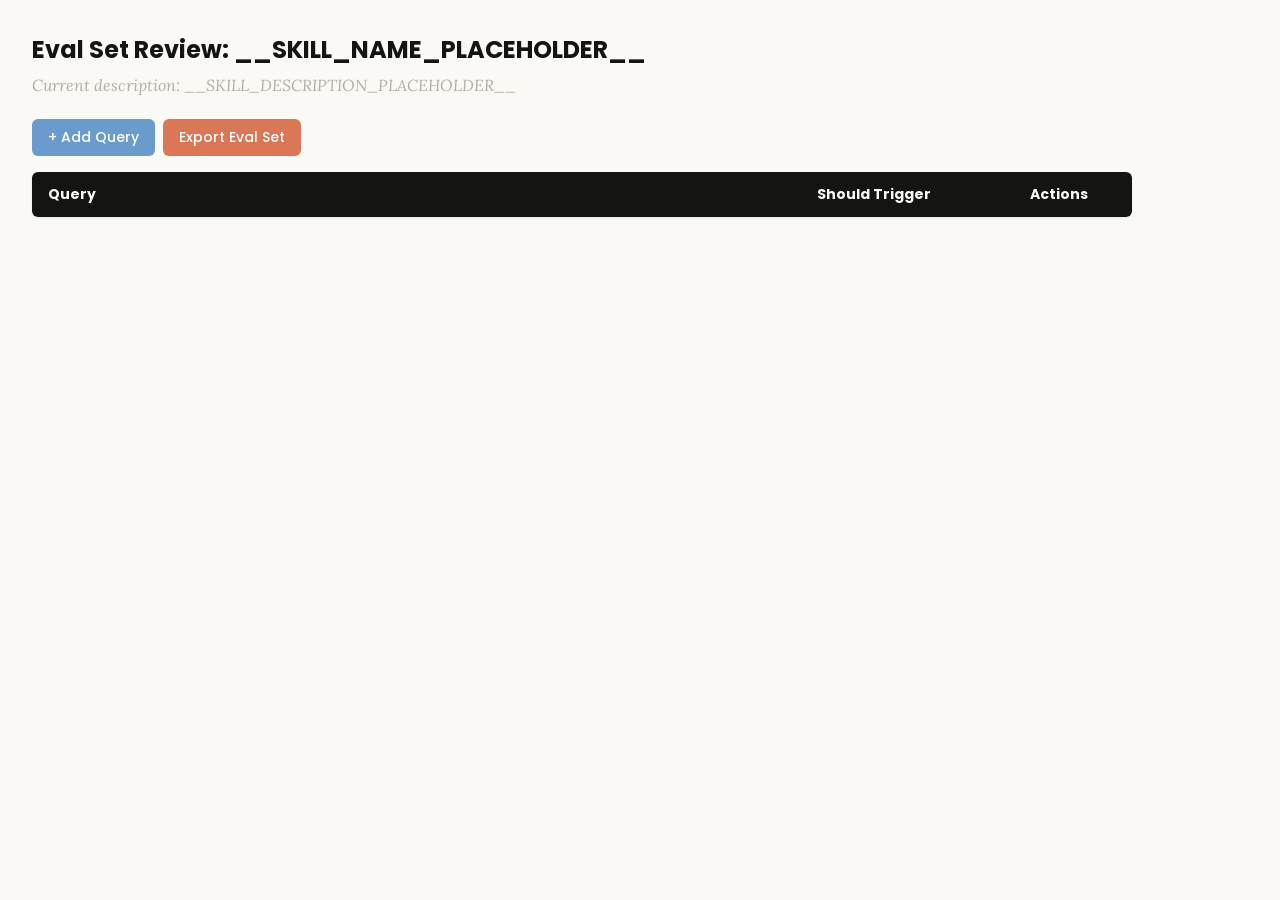
<file: skills/skill-creator/assets/eval_review.html>
<!DOCTYPE html>
<html lang="en">
<head>
  <meta charset="UTF-8">
  <meta name="viewport" content="width=device-width, initial-scale=1.0">
  <title>Eval Set Review - __SKILL_NAME_PLACEHOLDER__</title>
  <link rel="preconnect" href="https://fonts.googleapis.com">
  <link rel="preconnect" href="https://fonts.gstatic.com" crossorigin>
  <link href="https://fonts.googleapis.com/css2?family=Poppins:wght@500;600&family=Lora:wght@400;500&display=swap" rel="stylesheet">
  <style>
    * { box-sizing: border-box; margin: 0; padding: 0; }
    body { font-family: 'Lora', Georgia, serif; background: #faf9f5; padding: 2rem; color: #141413; }
    h1 { font-family: 'Poppins', sans-serif; margin-bottom: 0.5rem; font-size: 1.5rem; }
    .description { color: #b0aea5; margin-bottom: 1.5rem; font-style: italic; max-width: 900px; }
    .controls { margin-bottom: 1rem; display: flex; gap: 0.5rem; }
    .btn { font-family: 'Poppins', sans-serif; padding: 0.5rem 1rem; border: none; border-radius: 6px; cursor: pointer; font-size: 0.875rem; font-weight: 500; }
    .btn-add { background: #6a9bcc; color: white; }
    .btn-add:hover { background: #5889b8; }
    .btn-export { background: #d97757; color: white; }
    .btn-export:hover { background: #c4613f; }
    table { width: 100%; max-width: 1100px; border-collapse: collapse; background: white; border-radius: 6px; overflow: hidden; box-shadow: 0 1px 3px rgba(0,0,0,0.08); }
    th { font-family: 'Poppins', sans-serif; background: #141413; color: #faf9f5; padding: 0.75rem 1rem; text-align: left; font-size: 0.875rem; }
    td { padding: 0.75rem 1rem; border-bottom: 1px solid #e8e6dc; vertical-align: top; }
    tr:nth-child(even) td { background: #faf9f5; }
    tr:hover td { background: #f3f1ea; }
    .section-header td { background: #e8e6dc; font-family: 'Poppins', sans-serif; font-weight: 500; font-size: 0.8rem; color: #141413; text-transform: uppercase; letter-spacing: 0.05em; }
    .query-input { width: 100%; padding: 0.4rem; border: 1px solid #e8e6dc; border-radius: 4px; font-size: 0.875rem; font-family: 'Lora', Georgia, serif; resize: vertical; min-height: 60px; }
    .query-input:focus { outline: none; border-color: #d97757; box-shadow: 0 0 0 2px rgba(217,119,87,0.15); }
    .toggle { position: relative; display: inline-block; width: 44px; height: 24px; }
    .toggle input { opacity: 0; width: 0; height: 0; }
    .toggle .slider { position: absolute; inset: 0; background: #b0aea5; border-radius: 24px; cursor: pointer; transition: 0.2s; }
    .toggle .slider::before { content: ""; position: absolute; width: 18px; height: 18px; left: 3px; bottom: 3px; background: white; border-radius: 50%; transition: 0.2s; }
    .toggle input:checked + .slider { background: #d97757; }
    .toggle input:checked + .slider::before { transform: translateX(20px); }
    .btn-delete { background: #c44; color: white; padding: 0.3rem 0.6rem; border: none; border-radius: 4px; cursor: pointer; font-size: 0.75rem; font-family: 'Poppins', sans-serif; }
    .btn-delete:hover { background: #a33; }
    .summary { margin-top: 1rem; color: #b0aea5; font-size: 0.875rem; }
  </style>
</head>
<body>
  <h1>Eval Set Review: <span id="skill-name">__SKILL_NAME_PLACEHOLDER__</span></h1>
  <p class="description">Current description: <span id="skill-desc">__SKILL_DESCRIPTION_PLACEHOLDER__</span></p>

  <div class="controls">
    <button class="btn btn-add" onclick="addRow()">+ Add Query</button>
    <button class="btn btn-export" onclick="exportEvalSet()">Export Eval Set</button>
  </div>

  <table>
    <thead>
      <tr>
        <th style="width:65%">Query</th>
        <th style="width:18%">Should Trigger</th>
        <th style="width:10%">Actions</th>
      </tr>
    </thead>
    <tbody id="eval-body"></tbody>
  </table>

  <p class="summary" id="summary"></p>

  <script>
    const EVAL_DATA = __EVAL_DATA_PLACEHOLDER__;

    let evalItems = [...EVAL_DATA];

    function render() {
      const tbody = document.getElementById('eval-body');
      tbody.innerHTML = '';

      // Sort: should-trigger first, then should-not-trigger
      const sorted = evalItems
        .map((item, origIdx) => ({ ...item, origIdx }))
        .sort((a, b) => (b.should_trigger ? 1 : 0) - (a.should_trigger ? 1 : 0));

      let lastGroup = null;
      sorted.forEach(item => {
        const group = item.should_trigger ? 'trigger' : 'no-trigger';
        if (group !== lastGroup) {
          const headerRow = document.createElement('tr');
          headerRow.className = 'section-header';
          headerRow.innerHTML = `<td colspan="3">${item.should_trigger ? 'Should Trigger' : 'Should NOT Trigger'}</td>`;
          tbody.appendChild(headerRow);
          lastGroup = group;
        }

        const idx = item.origIdx;
        const tr = document.createElement('tr');
        tr.innerHTML = `
          <td><textarea class="query-input" onchange="updateQuery(${idx}, this.value)">${escapeHtml(item.query)}</textarea></td>
          <td>
            <label class="toggle">
              <input type="checkbox" ${item.should_trigger ? 'checked' : ''} onchange="updateTrigger(${idx}, this.checked)">
              <span class="slider"></span>
            </label>
            <span style="margin-left:8px;font-size:0.8rem;color:#b0aea5">${item.should_trigger ? 'Yes' : 'No'}</span>
          </td>
          <td><button class="btn-delete" onclick="deleteRow(${idx})">Delete</button></td>
        `;
        tbody.appendChild(tr);
      });
      updateSummary();
    }

    function escapeHtml(text) {
      const div = document.createElement('div');
      div.textContent = text;
      return div.innerHTML;
    }

    function updateQuery(idx, value) { evalItems[idx].query = value; updateSummary(); }
    function updateTrigger(idx, value) { evalItems[idx].should_trigger = value; render(); }
    function deleteRow(idx) { evalItems.splice(idx, 1); render(); }

    function addRow() {
      evalItems.push({ query: '', should_trigger: true });
      render();
      const inputs = document.querySelectorAll('.query-input');
      inputs[inputs.length - 1].focus();
    }

    function updateSummary() {
      const trigger = evalItems.filter(i => i.should_trigger).length;
      const noTrigger = evalItems.filter(i => !i.should_trigger).length;
      document.getElementById('summary').textContent =
        `${evalItems.length} queries total: ${trigger} should trigger, ${noTrigger} should not trigger`;
    }

    function exportEvalSet() {
      const valid = evalItems.filter(i => i.query.trim() !== '');
      const data = valid.map(i => ({ query: i.query.trim(), should_trigger: i.should_trigger }));
      const blob = new Blob([JSON.stringify(data, null, 2)], { type: 'application/json' });
      const url = URL.createObjectURL(blob);
      const a = document.createElement('a');
      a.href = url;
      a.download = 'eval_set.json';
      document.body.appendChild(a);
      a.click();
      document.body.removeChild(a);
      URL.revokeObjectURL(url);
    }

    render();
  </script>
</body>
</html>
</file>
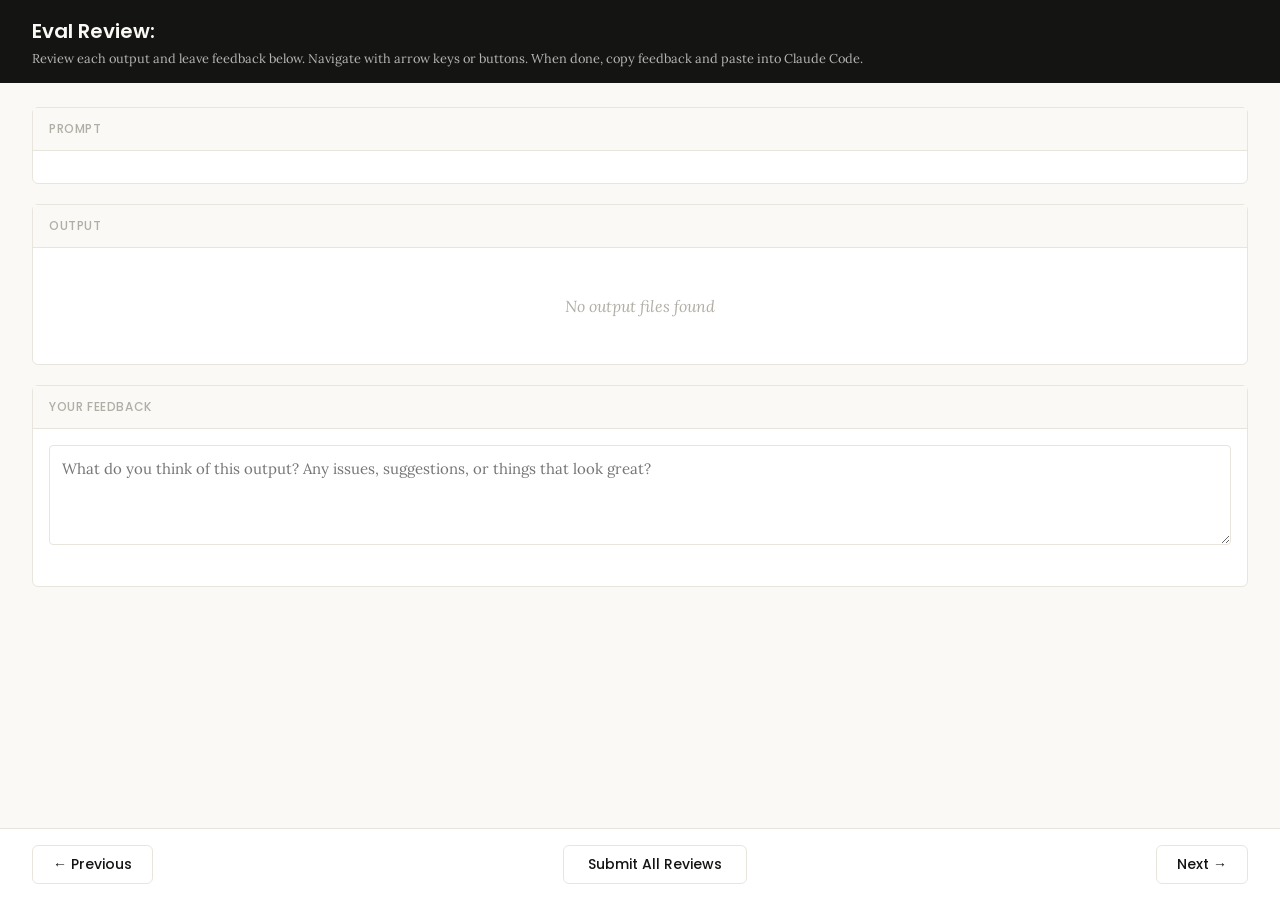
<file: skills/skill-creator/eval-viewer/viewer.html>
<!DOCTYPE html>
<html lang="en">
<head>
  <meta charset="UTF-8">
  <meta name="viewport" content="width=device-width, initial-scale=1.0">
  <title>Eval Review</title>
  <link rel="preconnect" href="https://fonts.googleapis.com">
  <link rel="preconnect" href="https://fonts.gstatic.com" crossorigin>
  <link href="https://fonts.googleapis.com/css2?family=Poppins:wght@500;600&family=Lora:wght@400;500&display=swap" rel="stylesheet">
  <script src="https://cdn.sheetjs.com/xlsx-0.20.3/package/dist/xlsx.full.min.js" integrity="sha384-EnyY0/GSHQGSxSgMwaIPzSESbqoOLSexfnSMN2AP+39Ckmn92stwABZynq1JyzdT" crossorigin="anonymous"></script>
  <style>
    :root {
      --bg: #faf9f5;
      --surface: #ffffff;
      --border: #e8e6dc;
      --text: #141413;
      --text-muted: #b0aea5;
      --accent: #d97757;
      --accent-hover: #c4613f;
      --green: #788c5d;
      --green-bg: #eef2e8;
      --red: #c44;
      --red-bg: #fceaea;
      --header-bg: #141413;
      --header-text: #faf9f5;
      --radius: 6px;
    }

    * { box-sizing: border-box; margin: 0; padding: 0; }

    body {
      font-family: 'Lora', Georgia, serif;
      background: var(--bg);
      color: var(--text);
      height: 100vh;
      display: flex;
      flex-direction: column;
    }

    /* ---- Header ---- */
    .header {
      background: var(--header-bg);
      color: var(--header-text);
      padding: 1rem 2rem;
      display: flex;
      justify-content: space-between;
      align-items: center;
      flex-shrink: 0;
    }
    .header h1 {
      font-family: 'Poppins', sans-serif;
      font-size: 1.25rem;
      font-weight: 600;
    }
    .header .instructions {
      font-size: 0.8rem;
      opacity: 0.7;
      margin-top: 0.25rem;
    }
    .header .progress {
      font-size: 0.875rem;
      opacity: 0.8;
      text-align: right;
    }

    /* ---- Main content ---- */
    .main {
      flex: 1;
      overflow-y: auto;
      padding: 1.5rem 2rem;
      display: flex;
      flex-direction: column;
      gap: 1.25rem;
    }

    /* ---- Sections ---- */
    .section {
      background: var(--surface);
      border: 1px solid var(--border);
      border-radius: var(--radius);
      flex-shrink: 0;
    }
    .section-header {
      font-family: 'Poppins', sans-serif;
      padding: 0.75rem 1rem;
      font-size: 0.75rem;
      font-weight: 500;
      text-transform: uppercase;
      letter-spacing: 0.05em;
      color: var(--text-muted);
      border-bottom: 1px solid var(--border);
      background: var(--bg);
    }
    .section-body {
      padding: 1rem;
    }

    /* ---- Config badge ---- */
    .config-badge {
      display: inline-block;
      padding: 0.2rem 0.625rem;
      border-radius: 9999px;
      font-family: 'Poppins', sans-serif;
      font-size: 0.6875rem;
      font-weight: 600;
      text-transform: uppercase;
      letter-spacing: 0.03em;
      margin-left: 0.75rem;
      vertical-align: middle;
    }
    .config-badge.config-primary {
      background: rgba(33, 150, 243, 0.12);
      color: #1976d2;
    }
    .config-badge.config-baseline {
      background: rgba(255, 193, 7, 0.15);
      color: #f57f17;
    }

    /* ---- Prompt ---- */
    .prompt-text {
      white-space: pre-wrap;
      font-size: 0.9375rem;
      line-height: 1.6;
    }

    /* ---- Outputs ---- */
    .output-file {
      border: 1px solid var(--border);
      border-radius: var(--radius);
      overflow: hidden;
    }
    .output-file + .output-file {
      margin-top: 1rem;
    }
    .output-file-header {
      padding: 0.5rem 0.75rem;
      font-size: 0.8rem;
      font-weight: 600;
      color: var(--text-muted);
      background: var(--bg);
      border-bottom: 1px solid var(--border);
      font-family: 'SF Mono', SFMono-Regular, Consolas, 'Liberation Mono', Menlo, monospace;
      display: flex;
      justify-content: space-between;
      align-items: center;
    }
    .output-file-header .dl-btn {
      font-size: 0.7rem;
      color: var(--accent);
      text-decoration: none;
      cursor: pointer;
      font-family: -apple-system, BlinkMacSystemFont, 'Segoe UI', sans-serif;
      font-weight: 500;
      opacity: 0.8;
    }
    .output-file-header .dl-btn:hover {
      opacity: 1;
      text-decoration: underline;
    }
    .output-file-content {
      padding: 0.75rem;
      overflow-x: auto;
    }
    .output-file-content pre {
      font-size: 0.8125rem;
      line-height: 1.5;
      white-space: pre-wrap;
      word-break: break-word;
      font-family: 'SF Mono', SFMono-Regular, Consolas, 'Liberation Mono', Menlo, monospace;
    }
    .output-file-content img {
      max-width: 100%;
      height: auto;
      border-radius: 4px;
    }
    .output-file-content iframe {
      width: 100%;
      height: 600px;
      border: none;
    }
    .output-file-content table {
      border-collapse: collapse;
      font-size: 0.8125rem;
      width: 100%;
    }
    .output-file-content table td,
    .output-file-content table th {
      border: 1px solid var(--border);
      padding: 0.375rem 0.5rem;
      text-align: left;
    }
    .output-file-content table th {
      background: var(--bg);
      font-weight: 600;
    }
    .output-file-content .download-link {
      display: inline-flex;
      align-items: center;
      gap: 0.5rem;
      padding: 0.5rem 1rem;
      background: var(--bg);
      border: 1px solid var(--border);
      border-radius: 4px;
      color: var(--accent);
      text-decoration: none;
      font-size: 0.875rem;
      cursor: pointer;
    }
    .output-file-content .download-link:hover {
      background: var(--border);
    }
    .empty-state {
      color: var(--text-muted);
      font-style: italic;
      padding: 2rem;
      text-align: center;
    }

    /* ---- Feedback ---- */
    .prev-feedback {
      background: var(--bg);
      border: 1px solid var(--border);
      border-radius: 4px;
      padding: 0.625rem 0.75rem;
      margin-top: 0.75rem;
      font-size: 0.8125rem;
      color: var(--text-muted);
      line-height: 1.5;
    }
    .prev-feedback-label {
      font-size: 0.7rem;
      font-weight: 600;
      text-transform: uppercase;
      letter-spacing: 0.04em;
      margin-bottom: 0.25rem;
      color: var(--text-muted);
    }
    .feedback-textarea {
      width: 100%;
      min-height: 100px;
      padding: 0.75rem;
      border: 1px solid var(--border);
      border-radius: 4px;
      font-family: inherit;
      font-size: 0.9375rem;
      line-height: 1.5;
      resize: vertical;
      color: var(--text);
    }
    .feedback-textarea:focus {
      outline: none;
      border-color: var(--accent);
      box-shadow: 0 0 0 3px rgba(37, 99, 235, 0.1);
    }
    .feedback-status {
      font-size: 0.75rem;
      color: var(--text-muted);
      margin-top: 0.5rem;
      min-height: 1.1em;
    }

    /* ---- Grades (collapsible) ---- */
    .grades-toggle {
      display: flex;
      align-items: center;
      cursor: pointer;
      user-select: none;
    }
    .grades-toggle:hover {
      color: var(--accent);
    }
    .grades-toggle .arrow {
      margin-right: 0.5rem;
      transition: transform 0.15s;
      font-size: 0.75rem;
    }
    .grades-toggle .arrow.open {
      transform: rotate(90deg);
    }
    .grades-content {
      display: none;
      margin-top: 0.75rem;
    }
    .grades-content.open {
      display: block;
    }
    .grades-summary {
      font-size: 0.875rem;
      margin-bottom: 0.75rem;
      display: flex;
      align-items: center;
      gap: 0.5rem;
    }
    .grade-badge {
      display: inline-block;
      padding: 0.125rem 0.5rem;
      border-radius: 9999px;
      font-size: 0.75rem;
      font-weight: 600;
    }
    .grade-pass { background: var(--green-bg); color: var(--green); }
    .grade-fail { background: var(--red-bg); color: var(--red); }
    .assertion-list {
      list-style: none;
    }
    .assertion-item {
      padding: 0.625rem 0;
      border-bottom: 1px solid var(--border);
      font-size: 0.8125rem;
    }
    .assertion-item:last-child { border-bottom: none; }
    .assertion-status {
      font-weight: 600;
      margin-right: 0.5rem;
    }
    .assertion-status.pass { color: var(--green); }
    .assertion-status.fail { color: var(--red); }
    .assertion-evidence {
      color: var(--text-muted);
      font-size: 0.75rem;
      margin-top: 0.25rem;
      padding-left: 1.5rem;
    }

    /* ---- View tabs ---- */
    .view-tabs {
      display: flex;
      gap: 0;
      padding: 0 2rem;
      background: var(--bg);
      border-bottom: 1px solid var(--border);
      flex-shrink: 0;
    }
    .view-tab {
      font-family: 'Poppins', sans-serif;
      padding: 0.625rem 1.25rem;
      font-size: 0.8125rem;
      font-weight: 500;
      cursor: pointer;
      border: none;
      background: none;
      color: var(--text-muted);
      border-bottom: 2px solid transparent;
      transition: all 0.15s;
    }
    .view-tab:hover { color: var(--text); }
    .view-tab.active {
      color: var(--accent);
      border-bottom-color: var(--accent);
    }
    .view-panel { display: none; }
    .view-panel.active { display: flex; flex-direction: column; flex: 1; overflow: hidden; }

    /* ---- Benchmark view ---- */
    .benchmark-view {
      padding: 1.5rem 2rem;
      overflow-y: auto;
      flex: 1;
    }
    .benchmark-table {
      border-collapse: collapse;
      background: var(--surface);
      border: 1px solid var(--border);
      border-radius: var(--radius);
      font-size: 0.8125rem;
      width: 100%;
      margin-bottom: 1.5rem;
    }
    .benchmark-table th, .benchmark-table td {
      padding: 0.625rem 0.75rem;
      text-align: left;
      border: 1px solid var(--border);
    }
    .benchmark-table th {
      font-family: 'Poppins', sans-serif;
      background: var(--header-bg);
      color: var(--header-text);
      font-weight: 500;
      font-size: 0.75rem;
      text-transform: uppercase;
      letter-spacing: 0.04em;
    }
    .benchmark-table tr:hover { background: var(--bg); }
    .benchmark-table tr.benchmark-row-with { background: rgba(33, 150, 243, 0.06); }
    .benchmark-table tr.benchmark-row-without { background: rgba(255, 193, 7, 0.06); }
    .benchmark-table tr.benchmark-row-with:hover { background: rgba(33, 150, 243, 0.12); }
    .benchmark-table tr.benchmark-row-without:hover { background: rgba(255, 193, 7, 0.12); }
    .benchmark-table tr.benchmark-row-avg { font-weight: 600; border-top: 2px solid var(--border); }
    .benchmark-table tr.benchmark-row-avg.benchmark-row-with { background: rgba(33, 150, 243, 0.12); }
    .benchmark-table tr.benchmark-row-avg.benchmark-row-without { background: rgba(255, 193, 7, 0.12); }
    .benchmark-delta-positive { color: var(--green); font-weight: 600; }
    .benchmark-delta-negative { color: var(--red); font-weight: 600; }
    .benchmark-notes {
      background: var(--surface);
      border: 1px solid var(--border);
      border-radius: var(--radius);
      padding: 1rem;
    }
    .benchmark-notes h3 {
      font-family: 'Poppins', sans-serif;
      font-size: 0.875rem;
      margin-bottom: 0.75rem;
    }
    .benchmark-notes ul {
      list-style: disc;
      padding-left: 1.25rem;
    }
    .benchmark-notes li {
      font-size: 0.8125rem;
      line-height: 1.6;
      margin-bottom: 0.375rem;
    }
    .benchmark-empty {
      color: var(--text-muted);
      font-style: italic;
      text-align: center;
      padding: 3rem;
    }

    /* ---- Navigation ---- */
    .nav {
      display: flex;
      justify-content: space-between;
      align-items: center;
      padding: 1rem 2rem;
      border-top: 1px solid var(--border);
      background: var(--surface);
      flex-shrink: 0;
    }
    .nav-btn {
      font-family: 'Poppins', sans-serif;
      padding: 0.5rem 1.25rem;
      border: 1px solid var(--border);
      border-radius: var(--radius);
      background: var(--surface);
      cursor: pointer;
      font-size: 0.875rem;
      font-weight: 500;
      color: var(--text);
      transition: all 0.15s;
    }
    .nav-btn:hover:not(:disabled) {
      background: var(--bg);
      border-color: var(--text-muted);
    }
    .nav-btn:disabled {
      opacity: 0.4;
      cursor: not-allowed;
    }
    .done-btn {
      font-family: 'Poppins', sans-serif;
      padding: 0.5rem 1.5rem;
      border: 1px solid var(--border);
      border-radius: var(--radius);
      background: var(--surface);
      color: var(--text);
      cursor: pointer;
      font-size: 0.875rem;
      font-weight: 500;
      transition: all 0.15s;
    }
    .done-btn:hover {
      background: var(--bg);
      border-color: var(--text-muted);
    }
    .done-btn.ready {
      border: none;
      background: var(--accent);
      color: white;
      font-weight: 600;
    }
    .done-btn.ready:hover {
      background: var(--accent-hover);
    }
    /* ---- Done overlay ---- */
    .done-overlay {
      display: none;
      position: fixed;
      inset: 0;
      background: rgba(0, 0, 0, 0.5);
      z-index: 100;
      justify-content: center;
      align-items: center;
    }
    .done-overlay.visible {
      display: flex;
    }
    .done-card {
      background: var(--surface);
      border-radius: 12px;
      padding: 2rem 3rem;
      text-align: center;
      box-shadow: 0 20px 60px rgba(0, 0, 0, 0.3);
      max-width: 500px;
    }
    .done-card h2 {
      font-size: 1.5rem;
      margin-bottom: 0.5rem;
    }
    .done-card p {
      color: var(--text-muted);
      margin-bottom: 1.5rem;
      line-height: 1.5;
    }
    .done-card .btn-row {
      display: flex;
      gap: 0.5rem;
      justify-content: center;
    }
    .done-card button {
      padding: 0.5rem 1.25rem;
      border: 1px solid var(--border);
      border-radius: var(--radius);
      background: var(--surface);
      cursor: pointer;
      font-size: 0.875rem;
    }
    .done-card button:hover {
      background: var(--bg);
    }
    /* ---- Toast ---- */
    .toast {
      position: fixed;
      bottom: 5rem;
      left: 50%;
      transform: translateX(-50%);
      background: var(--header-bg);
      color: var(--header-text);
      padding: 0.625rem 1.25rem;
      border-radius: var(--radius);
      font-size: 0.875rem;
      opacity: 0;
      transition: opacity 0.3s;
      pointer-events: none;
      z-index: 200;
    }
    .toast.visible {
      opacity: 1;
    }
  </style>
</head>
<body>
  <div id="app" style="height:100vh; display:flex; flex-direction:column;">
    <div class="header">
      <div>
        <h1>Eval Review: <span id="skill-name"></span></h1>
        <div class="instructions">Review each output and leave feedback below. Navigate with arrow keys or buttons. When done, copy feedback and paste into Claude Code.</div>
      </div>
      <div class="progress" id="progress"></div>
    </div>

    <!-- View tabs (only shown when benchmark data exists) -->
    <div class="view-tabs" id="view-tabs" style="display:none;">
      <button class="view-tab active" onclick="switchView('outputs')">Outputs</button>
      <button class="view-tab" onclick="switchView('benchmark')">Benchmark</button>
    </div>

    <!-- Outputs panel (qualitative review) -->
    <div class="view-panel active" id="panel-outputs">
    <div class="main">
      <!-- Prompt -->
      <div class="section">
        <div class="section-header">Prompt <span class="config-badge" id="config-badge" style="display:none;"></span></div>
        <div class="section-body">
          <div class="prompt-text" id="prompt-text"></div>
        </div>
      </div>

      <!-- Outputs -->
      <div class="section">
        <div class="section-header">Output</div>
        <div class="section-body" id="outputs-body">
          <div class="empty-state">No output files found</div>
        </div>
      </div>

      <!-- Previous Output (collapsible) -->
      <div class="section" id="prev-outputs-section" style="display:none;">
        <div class="section-header">
          <div class="grades-toggle" onclick="togglePrevOutputs()">
            <span class="arrow" id="prev-outputs-arrow">&#9654;</span>
            Previous Output
          </div>
        </div>
        <div class="grades-content" id="prev-outputs-content"></div>
      </div>

      <!-- Grades (collapsible) -->
      <div class="section" id="grades-section" style="display:none;">
        <div class="section-header">
          <div class="grades-toggle" onclick="toggleGrades()">
            <span class="arrow" id="grades-arrow">&#9654;</span>
            Formal Grades
          </div>
        </div>
        <div class="grades-content" id="grades-content"></div>
      </div>

      <!-- Feedback -->
      <div class="section">
        <div class="section-header">Your Feedback</div>
        <div class="section-body">
          <textarea
            class="feedback-textarea"
            id="feedback"
            placeholder="What do you think of this output? Any issues, suggestions, or things that look great?"
          ></textarea>
          <div class="feedback-status" id="feedback-status"></div>
          <div class="prev-feedback" id="prev-feedback" style="display:none;">
            <div class="prev-feedback-label">Previous feedback</div>
            <div id="prev-feedback-text"></div>
          </div>
        </div>
      </div>
    </div>

    <div class="nav" id="outputs-nav">
      <button class="nav-btn" id="prev-btn" onclick="navigate(-1)">&#8592; Previous</button>
      <button class="done-btn" id="done-btn" onclick="showDoneDialog()">Submit All Reviews</button>
      <button class="nav-btn" id="next-btn" onclick="navigate(1)">Next &#8594;</button>
    </div>
    </div><!-- end panel-outputs -->

    <!-- Benchmark panel (quantitative stats) -->
    <div class="view-panel" id="panel-benchmark">
      <div class="benchmark-view" id="benchmark-content">
        <div class="benchmark-empty">No benchmark data available. Run a benchmark to see quantitative results here.</div>
      </div>
    </div>
  </div>

  <!-- Done overlay -->
  <div class="done-overlay" id="done-overlay">
    <div class="done-card">
      <h2>Review Complete</h2>
      <p>Your feedback has been saved. Go back to your Claude Code session and tell Claude you're done reviewing.</p>
      <div class="btn-row">
        <button onclick="closeDoneDialog()">OK</button>
      </div>
    </div>
  </div>

  <!-- Toast -->
  <div class="toast" id="toast"></div>

  <script>
    // ---- Embedded data (injected by generate_review.py) ----
    /*__EMBEDDED_DATA__*/

    // ---- State ----
    let feedbackMap = {};  // run_id -> feedback text
    let currentIndex = 0;
    let visitedRuns = new Set();

    // ---- Init ----
    async function init() {
      // Load saved feedback from server — but only if this isn't a fresh
      // iteration (indicated by previous_feedback being present). When
      // previous feedback exists, the feedback.json on disk is stale from
      // the prior iteration and should not pre-fill the textareas.
      const hasPrevious = Object.keys(EMBEDDED_DATA.previous_feedback || {}).length > 0
        || Object.keys(EMBEDDED_DATA.previous_outputs || {}).length > 0;
      if (!hasPrevious) {
        try {
          const resp = await fetch("/api/feedback");
          const data = await resp.json();
          if (data.reviews) {
            for (const r of data.reviews) feedbackMap[r.run_id] = r.feedback;
          }
        } catch { /* first run, no feedback yet */ }
      }

      document.getElementById("skill-name").textContent = EMBEDDED_DATA.skill_name;
      showRun(0);

      // Wire up feedback auto-save
      const textarea = document.getElementById("feedback");
      let saveTimeout = null;
      textarea.addEventListener("input", () => {
        clearTimeout(saveTimeout);
        document.getElementById("feedback-status").textContent = "";
        saveTimeout = setTimeout(() => saveCurrentFeedback(), 800);
      });
    }

    // ---- Navigation ----
    function navigate(delta) {
      const newIndex = currentIndex + delta;
      if (newIndex >= 0 && newIndex < EMBEDDED_DATA.runs.length) {
        saveCurrentFeedback();
        showRun(newIndex);
      }
    }

    function updateNavButtons() {
      document.getElementById("prev-btn").disabled = currentIndex === 0;
      document.getElementById("next-btn").disabled =
        currentIndex === EMBEDDED_DATA.runs.length - 1;
    }

    // ---- Show a run ----
    function showRun(index) {
      currentIndex = index;
      const run = EMBEDDED_DATA.runs[index];

      // Progress
      document.getElementById("progress").textContent =
        `${index + 1} of ${EMBEDDED_DATA.runs.length}`;

      // Prompt
      document.getElementById("prompt-text").textContent = run.prompt;

      // Config badge
      const badge = document.getElementById("config-badge");
      const configMatch = run.id.match(/(with_skill|without_skill|new_skill|old_skill)/);
      if (configMatch) {
        const config = configMatch[1];
        const isBaseline = config === "without_skill" || config === "old_skill";
        badge.textContent = config.replace(/_/g, " ");
        badge.className = "config-badge " + (isBaseline ? "config-baseline" : "config-primary");
        badge.style.display = "inline-block";
      } else {
        badge.style.display = "none";
      }

      // Outputs
      renderOutputs(run);

      // Previous outputs
      renderPrevOutputs(run);

      // Grades
      renderGrades(run);

      // Previous feedback
      const prevFb = (EMBEDDED_DATA.previous_feedback || {})[run.id];
      const prevEl = document.getElementById("prev-feedback");
      if (prevFb) {
        document.getElementById("prev-feedback-text").textContent = prevFb;
        prevEl.style.display = "block";
      } else {
        prevEl.style.display = "none";
      }

      // Feedback
      document.getElementById("feedback").value = feedbackMap[run.id] || "";
      document.getElementById("feedback-status").textContent = "";

      updateNavButtons();

      // Track visited runs and promote done button when all visited
      visitedRuns.add(index);
      const doneBtn = document.getElementById("done-btn");
      if (visitedRuns.size >= EMBEDDED_DATA.runs.length) {
        doneBtn.classList.add("ready");
      }

      // Scroll main content to top
      document.querySelector(".main").scrollTop = 0;
    }

    // ---- Render outputs ----
    function renderOutputs(run) {
      const container = document.getElementById("outputs-body");
      container.innerHTML = "";

      const outputs = run.outputs || [];
      if (outputs.length === 0) {
        container.innerHTML = '<div class="empty-state">No output files</div>';
        return;
      }

      for (const file of outputs) {
        const fileDiv = document.createElement("div");
        fileDiv.className = "output-file";

        // Always show file header with download link
        const header = document.createElement("div");
        header.className = "output-file-header";
        const nameSpan = document.createElement("span");
        nameSpan.textContent = file.name;
        header.appendChild(nameSpan);
        const dlBtn = document.createElement("a");
        dlBtn.className = "dl-btn";
        dlBtn.textContent = "Download";
        dlBtn.download = file.name;
        dlBtn.href = getDownloadUri(file);
        header.appendChild(dlBtn);
        fileDiv.appendChild(header);

        const content = document.createElement("div");
        content.className = "output-file-content";

        if (file.type === "text") {
          const pre = document.createElement("pre");
          pre.textContent = file.content;
          content.appendChild(pre);
        } else if (file.type === "image") {
          const img = document.createElement("img");
          img.src = file.data_uri;
          img.alt = file.name;
          content.appendChild(img);
        } else if (file.type === "pdf") {
          const iframe = document.createElement("iframe");
          iframe.src = file.data_uri;
          content.appendChild(iframe);
        } else if (file.type === "xlsx") {
          renderXlsx(content, file.data_b64);
        } else if (file.type === "binary") {
          const a = document.createElement("a");
          a.className = "download-link";
          a.href = file.data_uri;
          a.download = file.name;
          a.textContent = "Download " + file.name;
          content.appendChild(a);
        } else if (file.type === "error") {
          const pre = document.createElement("pre");
          pre.textContent = file.content;
          pre.style.color = "var(--red)";
          content.appendChild(pre);
        }

        fileDiv.appendChild(content);
        container.appendChild(fileDiv);
      }
    }

    // ---- XLSX rendering via SheetJS ----
    function renderXlsx(container, b64Data) {
      try {
        const raw = Uint8Array.from(atob(b64Data), c => c.charCodeAt(0));
        const wb = XLSX.read(raw, { type: "array" });

        for (let i = 0; i < wb.SheetNames.length; i++) {
          const sheetName = wb.SheetNames[i];
          const ws = wb.Sheets[sheetName];

          if (wb.SheetNames.length > 1) {
            const sheetLabel = document.createElement("div");
            sheetLabel.style.cssText =
              "font-weight:600; font-size:0.8rem; color:#b0aea5; margin-top:0.5rem; margin-bottom:0.25rem;";
            sheetLabel.textContent = "Sheet: " + sheetName;
            container.appendChild(sheetLabel);
          }

          const htmlStr = XLSX.utils.sheet_to_html(ws, { editable: false });
          const wrapper = document.createElement("div");
          wrapper.innerHTML = htmlStr;
          container.appendChild(wrapper);
        }
      } catch (err) {
        container.textContent = "Error rendering spreadsheet: " + err.message;
      }
    }

    // ---- Grades ----
    function renderGrades(run) {
      const section = document.getElementById("grades-section");
      const content = document.getElementById("grades-content");

      if (!run.grading) {
        section.style.display = "none";
        return;
      }

      const grading = run.grading;
      section.style.display = "block";
      // Reset to collapsed
      content.classList.remove("open");
      document.getElementById("grades-arrow").classList.remove("open");

      const summary = grading.summary || {};
      const expectations = grading.expectations || [];

      let html = '<div style="padding: 1rem;">';

      // Summary line
      const passRate = summary.pass_rate != null
        ? Math.round(summary.pass_rate * 100) + "%"
        : "?";
      const badgeClass = summary.pass_rate >= 0.8 ? "grade-pass" : summary.pass_rate >= 0.5 ? "" : "grade-fail";
      html += '<div class="grades-summary">';
      html += '<span class="grade-badge ' + badgeClass + '">' + passRate + '</span>';
      html += '<span>' + (summary.passed || 0) + ' passed, ' + (summary.failed || 0) + ' failed of ' + (summary.total || 0) + '</span>';
      html += '</div>';

      // Assertions list
      html += '<ul class="assertion-list">';
      for (const exp of expectations) {
        const statusClass = exp.passed ? "pass" : "fail";
        const statusIcon = exp.passed ? "\u2713" : "\u2717";
        html += '<li class="assertion-item">';
        html += '<span class="assertion-status ' + statusClass + '">' + statusIcon + '</span>';
        html += '<span>' + escapeHtml(exp.text) + '</span>';
        if (exp.evidence) {
          html += '<div class="assertion-evidence">' + escapeHtml(exp.evidence) + '</div>';
        }
        html += '</li>';
      }
      html += '</ul>';

      html += '</div>';
      content.innerHTML = html;
    }

    function toggleGrades() {
      const content = document.getElementById("grades-content");
      const arrow = document.getElementById("grades-arrow");
      content.classList.toggle("open");
      arrow.classList.toggle("open");
    }

    // ---- Previous outputs (collapsible) ----
    function renderPrevOutputs(run) {
      const section = document.getElementById("prev-outputs-section");
      const content = document.getElementById("prev-outputs-content");
      const prevOutputs = (EMBEDDED_DATA.previous_outputs || {})[run.id];

      if (!prevOutputs || prevOutputs.length === 0) {
        section.style.display = "none";
        return;
      }

      section.style.display = "block";
      // Reset to collapsed
      content.classList.remove("open");
      document.getElementById("prev-outputs-arrow").classList.remove("open");

      // Render the files into the content area
      content.innerHTML = "";
      const wrapper = document.createElement("div");
      wrapper.style.padding = "1rem";

      for (const file of prevOutputs) {
        const fileDiv = document.createElement("div");
        fileDiv.className = "output-file";

        const header = document.createElement("div");
        header.className = "output-file-header";
        const nameSpan = document.createElement("span");
        nameSpan.textContent = file.name;
        header.appendChild(nameSpan);
        const dlBtn = document.createElement("a");
        dlBtn.className = "dl-btn";
        dlBtn.textContent = "Download";
        dlBtn.download = file.name;
        dlBtn.href = getDownloadUri(file);
        header.appendChild(dlBtn);
        fileDiv.appendChild(header);

        const fc = document.createElement("div");
        fc.className = "output-file-content";

        if (file.type === "text") {
          const pre = document.createElement("pre");
          pre.textContent = file.content;
          fc.appendChild(pre);
        } else if (file.type === "image") {
          const img = document.createElement("img");
          img.src = file.data_uri;
          img.alt = file.name;
          fc.appendChild(img);
        } else if (file.type === "pdf") {
          const iframe = document.createElement("iframe");
          iframe.src = file.data_uri;
          fc.appendChild(iframe);
        } else if (file.type === "xlsx") {
          renderXlsx(fc, file.data_b64);
        } else if (file.type === "binary") {
          const a = document.createElement("a");
          a.className = "download-link";
          a.href = file.data_uri;
          a.download = file.name;
          a.textContent = "Download " + file.name;
          fc.appendChild(a);
        }

        fileDiv.appendChild(fc);
        wrapper.appendChild(fileDiv);
      }

      content.appendChild(wrapper);
    }

    function togglePrevOutputs() {
      const content = document.getElementById("prev-outputs-content");
      const arrow = document.getElementById("prev-outputs-arrow");
      content.classList.toggle("open");
      arrow.classList.toggle("open");
    }

    // ---- Feedback (saved to server -> feedback.json) ----
    function saveCurrentFeedback() {
      const run = EMBEDDED_DATA.runs[currentIndex];
      const text = document.getElementById("feedback").value;

      if (text.trim() === "") {
        delete feedbackMap[run.id];
      } else {
        feedbackMap[run.id] = text;
      }

      // Build reviews array from map
      const reviews = [];
      for (const [run_id, feedback] of Object.entries(feedbackMap)) {
        if (feedback.trim()) {
          reviews.push({ run_id, feedback, timestamp: new Date().toISOString() });
        }
      }

      fetch("/api/feedback", {
        method: "POST",
        headers: { "Content-Type": "application/json" },
        body: JSON.stringify({ reviews, status: "in_progress" }),
      }).then(() => {
        document.getElementById("feedback-status").textContent = "Saved";
      }).catch(() => {
        // Static mode or server unavailable — no-op on auto-save,
        // feedback will be downloaded on final submit
        document.getElementById("feedback-status").textContent = "Will download on submit";
      });
    }

    // ---- Done ----
    function showDoneDialog() {
      // Save current textarea to feedbackMap (but don't POST yet)
      const run = EMBEDDED_DATA.runs[currentIndex];
      const text = document.getElementById("feedback").value;
      if (text.trim() === "") {
        delete feedbackMap[run.id];
      } else {
        feedbackMap[run.id] = text;
      }

      // POST once with status: complete — include ALL runs so the model
      // can distinguish "no feedback" (looks good) from "not reviewed"
      const reviews = [];
      const ts = new Date().toISOString();
      for (const r of EMBEDDED_DATA.runs) {
        reviews.push({ run_id: r.id, feedback: feedbackMap[r.id] || "", timestamp: ts });
      }
      const payload = JSON.stringify({ reviews, status: "complete" }, null, 2);
      fetch("/api/feedback", {
        method: "POST",
        headers: { "Content-Type": "application/json" },
        body: payload,
      }).then(() => {
        document.getElementById("done-overlay").classList.add("visible");
      }).catch(() => {
        // Server not available (static mode) — download as file
        const blob = new Blob([payload], { type: "application/json" });
        const url = URL.createObjectURL(blob);
        const a = document.createElement("a");
        a.href = url;
        a.download = "feedback.json";
        a.click();
        URL.revokeObjectURL(url);
        document.getElementById("done-overlay").classList.add("visible");
      });
    }

    function closeDoneDialog() {
      // Reset status back to in_progress
      saveCurrentFeedback();
      document.getElementById("done-overlay").classList.remove("visible");
    }

    // ---- Toast ----
    function showToast(message) {
      const toast = document.getElementById("toast");
      toast.textContent = message;
      toast.classList.add("visible");
      setTimeout(() => toast.classList.remove("visible"), 2000);
    }

    // ---- Keyboard nav ----
    document.addEventListener("keydown", (e) => {
      // Don't capture when typing in textarea
      if (e.target.tagName === "TEXTAREA") return;

      if (e.key === "ArrowLeft" || e.key === "ArrowUp") {
        e.preventDefault();
        navigate(-1);
      } else if (e.key === "ArrowRight" || e.key === "ArrowDown") {
        e.preventDefault();
        navigate(1);
      }
    });

    // ---- Util ----
    function getDownloadUri(file) {
      if (file.data_uri) return file.data_uri;
      if (file.data_b64) return "data:application/octet-stream;base64," + file.data_b64;
      if (file.type === "text") return "data:text/plain;charset=utf-8," + encodeURIComponent(file.content);
      return "#";
    }

    function escapeHtml(text) {
      const div = document.createElement("div");
      div.textContent = text;
      return div.innerHTML;
    }

    // ---- View switching ----
    function switchView(view) {
      document.querySelectorAll(".view-tab").forEach(t => t.classList.remove("active"));
      document.querySelectorAll(".view-panel").forEach(p => p.classList.remove("active"));
      document.querySelector(`[onclick="switchView('${view}')"]`).classList.add("active");
      document.getElementById("panel-" + view).classList.add("active");
    }

    // ---- Benchmark rendering ----
    function renderBenchmark() {
      const data = EMBEDDED_DATA.benchmark;
      if (!data) return;

      // Show the tabs
      document.getElementById("view-tabs").style.display = "flex";

      const container = document.getElementById("benchmark-content");
      const summary = data.run_summary || {};
      const metadata = data.metadata || {};
      const notes = data.notes || [];

      let html = "";

      // Header
      html += "<h2 style='font-family: Poppins, sans-serif; margin-bottom: 0.5rem;'>Benchmark Results</h2>";
      html += "<p style='color: var(--text-muted); font-size: 0.875rem; margin-bottom: 1.25rem;'>";
      if (metadata.skill_name) html += "<strong>" + escapeHtml(metadata.skill_name) + "</strong> &mdash; ";
      if (metadata.timestamp) html += metadata.timestamp + " &mdash; ";
      if (metadata.evals_run) html += "Evals: " + metadata.evals_run.join(", ") + " &mdash; ";
      html += (metadata.runs_per_configuration || "?") + " runs per configuration";
      html += "</p>";

      // Summary table
      html += '<table class="benchmark-table">';

      function fmtStat(stat, pct) {
        if (!stat) return "—";
        const suffix = pct ? "%" : "";
        const m = pct ? (stat.mean * 100).toFixed(0) : stat.mean.toFixed(1);
        const s = pct ? (stat.stddev * 100).toFixed(0) : stat.stddev.toFixed(1);
        return m + suffix + " ± " + s + suffix;
      }

      function deltaClass(val) {
        if (!val) return "";
        const n = parseFloat(val);
        if (n > 0) return "benchmark-delta-positive";
        if (n < 0) return "benchmark-delta-negative";
        return "";
      }

      // Discover config names dynamically (everything except "delta")
      const configs = Object.keys(summary).filter(k => k !== "delta");
      const configA = configs[0] || "config_a";
      const configB = configs[1] || "config_b";
      const labelA = configA.replace(/_/g, " ").replace(/\b\w/g, c => c.toUpperCase());
      const labelB = configB.replace(/_/g, " ").replace(/\b\w/g, c => c.toUpperCase());
      const a = summary[configA] || {};
      const b = summary[configB] || {};
      const delta = summary.delta || {};

      html += "<thead><tr><th>Metric</th><th>" + escapeHtml(labelA) + "</th><th>" + escapeHtml(labelB) + "</th><th>Delta</th></tr></thead>";
      html += "<tbody>";

      html += "<tr><td><strong>Pass Rate</strong></td>";
      html += "<td>" + fmtStat(a.pass_rate, true) + "</td>";
      html += "<td>" + fmtStat(b.pass_rate, true) + "</td>";
      html += '<td class="' + deltaClass(delta.pass_rate) + '">' + (delta.pass_rate || "—") + "</td></tr>";

      // Time (only show row if data exists)
      if (a.time_seconds || b.time_seconds) {
        html += "<tr><td><strong>Time (s)</strong></td>";
        html += "<td>" + fmtStat(a.time_seconds, false) + "</td>";
        html += "<td>" + fmtStat(b.time_seconds, false) + "</td>";
        html += '<td class="' + deltaClass(delta.time_seconds) + '">' + (delta.time_seconds ? delta.time_seconds + "s" : "—") + "</td></tr>";
      }

      // Tokens (only show row if data exists)
      if (a.tokens || b.tokens) {
        html += "<tr><td><strong>Tokens</strong></td>";
        html += "<td>" + fmtStat(a.tokens, false) + "</td>";
        html += "<td>" + fmtStat(b.tokens, false) + "</td>";
        html += '<td class="' + deltaClass(delta.tokens) + '">' + (delta.tokens || "—") + "</td></tr>";
      }

      html += "</tbody></table>";

      // Per-eval breakdown (if runs data available)
      const runs = data.runs || [];
      if (runs.length > 0) {
        const evalIds = [...new Set(runs.map(r => r.eval_id))].sort((a, b) => a - b);

        html += "<h3 style='font-family: Poppins, sans-serif; margin-bottom: 0.75rem;'>Per-Eval Breakdown</h3>";

        const hasTime = runs.some(r => r.result && r.result.time_seconds != null);
        const hasErrors = runs.some(r => r.result && r.result.errors > 0);

        for (const evalId of evalIds) {
          const evalRuns = runs.filter(r => r.eval_id === evalId);
          const evalName = evalRuns[0] && evalRuns[0].eval_name ? evalRuns[0].eval_name : "Eval " + evalId;

          html += "<h4 style='font-family: Poppins, sans-serif; margin: 1rem 0 0.5rem; color: var(--text);'>" + escapeHtml(evalName) + "</h4>";
          html += '<table class="benchmark-table">';
          html += "<thead><tr><th>Config</th><th>Run</th><th>Pass Rate</th>";
          if (hasTime) html += "<th>Time (s)</th>";
          if (hasErrors) html += "<th>Crashes During Execution</th>";
          html += "</tr></thead>";
          html += "<tbody>";

          // Group by config and render with average rows
          const configGroups = [...new Set(evalRuns.map(r => r.configuration))];
          for (let ci = 0; ci < configGroups.length; ci++) {
            const config = configGroups[ci];
            const configRuns = evalRuns.filter(r => r.configuration === config);
            if (configRuns.length === 0) continue;

            const rowClass = ci === 0 ? "benchmark-row-with" : "benchmark-row-without";
            const configLabel = config.replace(/_/g, " ").replace(/\b\w/g, c => c.toUpperCase());

            for (const run of configRuns) {
              const r = run.result || {};
              const prClass = r.pass_rate >= 0.8 ? "benchmark-delta-positive" : r.pass_rate < 0.5 ? "benchmark-delta-negative" : "";
              html += '<tr class="' + rowClass + '">';
              html += "<td>" + configLabel + "</td>";
              html += "<td>" + run.run_number + "</td>";
              html += '<td class="' + prClass + '">' + ((r.pass_rate || 0) * 100).toFixed(0) + "% (" + (r.passed || 0) + "/" + (r.total || 0) + ")</td>";
              if (hasTime) html += "<td>" + (r.time_seconds != null ? r.time_seconds.toFixed(1) : "—") + "</td>";
              if (hasErrors) html += "<td>" + (r.errors || 0) + "</td>";
              html += "</tr>";
            }

            // Average row
            const rates = configRuns.map(r => (r.result || {}).pass_rate || 0);
            const avgRate = rates.reduce((a, b) => a + b, 0) / rates.length;
            const avgPrClass = avgRate >= 0.8 ? "benchmark-delta-positive" : avgRate < 0.5 ? "benchmark-delta-negative" : "";
            html += '<tr class="benchmark-row-avg ' + rowClass + '">';
            html += "<td>" + configLabel + "</td>";
            html += "<td>Avg</td>";
            html += '<td class="' + avgPrClass + '">' + (avgRate * 100).toFixed(0) + "%</td>";
            if (hasTime) {
              const times = configRuns.map(r => (r.result || {}).time_seconds).filter(t => t != null);
              html += "<td>" + (times.length ? (times.reduce((a, b) => a + b, 0) / times.length).toFixed(1) : "—") + "</td>";
            }
            if (hasErrors) html += "<td></td>";
            html += "</tr>";
          }
          html += "</tbody></table>";

          // Per-assertion detail for this eval
          const runsWithExpectations = {};
          for (const config of configGroups) {
            runsWithExpectations[config] = evalRuns.filter(r => r.configuration === config && r.expectations && r.expectations.length > 0);
          }
          const hasAnyExpectations = Object.values(runsWithExpectations).some(runs => runs.length > 0);
          if (hasAnyExpectations) {
            // Collect all unique assertion texts across all configs
            const allAssertions = [];
            const seen = new Set();
            for (const config of configGroups) {
              for (const run of runsWithExpectations[config]) {
                for (const exp of (run.expectations || [])) {
                  if (!seen.has(exp.text)) {
                    seen.add(exp.text);
                    allAssertions.push(exp.text);
                  }
                }
              }
            }

            html += '<table class="benchmark-table" style="margin-top: 0.5rem;">';
            html += "<thead><tr><th>Assertion</th>";
            for (const config of configGroups) {
              const label = config.replace(/_/g, " ").replace(/\b\w/g, c => c.toUpperCase());
              html += "<th>" + escapeHtml(label) + "</th>";
            }
            html += "</tr></thead><tbody>";

            for (const assertionText of allAssertions) {
              html += "<tr><td>" + escapeHtml(assertionText) + "</td>";

              for (const config of configGroups) {
                html += "<td>";
                for (const run of runsWithExpectations[config]) {
                  const exp = (run.expectations || []).find(e => e.text === assertionText);
                  if (exp) {
                    const cls = exp.passed ? "benchmark-delta-positive" : "benchmark-delta-negative";
                    const icon = exp.passed ? "\u2713" : "\u2717";
                    html += '<span class="' + cls + '" title="Run ' + run.run_number + ': ' + escapeHtml(exp.evidence || "") + '">' + icon + "</span> ";
                  } else {
                    html += "— ";
                  }
                }
                html += "</td>";
              }
              html += "</tr>";
            }
            html += "</tbody></table>";
          }
        }
      }

      // Notes
      if (notes.length > 0) {
        html += '<div class="benchmark-notes">';
        html += "<h3>Analysis Notes</h3>";
        html += "<ul>";
        for (const note of notes) {
          html += "<li>" + escapeHtml(note) + "</li>";
        }
        html += "</ul></div>";
      }

      container.innerHTML = html;
    }

    // ---- Start ----
    init();
    renderBenchmark();
  </script>
</body>
</html>
</file>
<file: style.css>
/* -------------------------------------------------------------
   Design Tokens & System Architecture
   Aesthetic: Calculated Precision & Algorithmic Craft
------------------------------------------------------------- */
:root {
  --bg-canvas: #07090e;
  --bg-surface: #10131a;
  --bg-surface-elevated: #181d27;
  --bg-surface-dim: #05060a;
  --border-subtle: #27221d;
  --border-accent: rgba(229, 169, 80, 0.45);
  
  --text-primary: #f5efe6;
  --text-muted: #a39c91;
  --text-faint: #6c665e;

  --accent-amber: #e5a950;
  --accent-amber-glow: rgba(229, 169, 80, 0.22);
  --accent-gold: #d4af37;
  --accent-gold-glow: rgba(212, 175, 55, 0.25);
  --accent-cyan: #e5a950;
  --accent-cyan-glow: rgba(229, 169, 80, 0.2);
  --accent-emerald: #4ade80;
  --accent-emerald-glow: rgba(74, 222, 128, 0.2);

  --font-display: 'Space Grotesk', -apple-system, BlinkMacSystemFont, sans-serif;
  --font-body: 'Inter', -apple-system, BlinkMacSystemFont, sans-serif;
  --font-mono: 'JetBrains Mono', monospace;

  --radius-sm: 6px;
  --radius-md: 10px;
  --radius-lg: 16px;

  --container-max: 1120px;
  --transition-fast: 0.15s ease;
  --transition-smooth: 0.25s cubic-bezier(0.16, 1, 0.3, 1);
}

/* Base Resets */
*, *::before, *::after {
  box-sizing: border-box;
  margin: 0;
  padding: 0;
}

html {
  scroll-behavior: smooth;
  color-scheme: dark;
}

body {
  background-color: var(--bg-canvas);
  color: var(--text-primary);
  font-family: var(--font-body);
  font-size: 16px;
  line-height: 1.6;
  -webkit-font-smoothing: antialiased;
  position: relative;
  overflow-x: hidden;
}

/* Dramatic top spotlight beam and architectural grid background */
body::before {
  content: "";
  position: fixed;
  inset: 0;
  background-image: 
    radial-gradient(ellipse at 50% -10%, rgba(229, 169, 80, 0.14) 0%, transparent 65%),
    linear-gradient(to right, rgba(255, 230, 180, 0.02) 1px, transparent 1px),
    linear-gradient(to bottom, rgba(255, 230, 180, 0.02) 1px, transparent 1px);
  background-size: 100% 100%, 40px 40px, 40px 40px;
  pointer-events: none;
  z-index: 0;
}

/* Layout Utilities */
.content-container {
  max-width: var(--container-max);
  margin: 0 auto;
  padding: 0 1.5rem;
  position: relative;
  z-index: 1;
}

.section {
  padding: 5.5rem 0;
  position: relative;
}

.section-dim {
  background-color: var(--bg-surface-dim);
  border-top: 1px solid var(--border-subtle);
  border-bottom: 1px solid var(--border-subtle);
}

.section-header {
  margin-bottom: 3rem;
  max-width: 680px;
}

.section-header.text-center {
  margin-left: auto;
  margin-right: auto;
  text-align: center;
}

.section-title {
  font-family: var(--font-display);
  font-size: 2.1rem;
  font-weight: 700;
  letter-spacing: -0.02em;
  color: var(--text-primary);
  margin-bottom: 0.5rem;
}

.section-subtitle {
  color: var(--text-muted);
  font-size: 1.05rem;
}

/* Buttons & Elements */
.btn {
  display: inline-flex;
  align-items: center;
  justify-content: center;
  gap: 0.5rem;
  font-family: var(--font-body);
  font-size: 0.95rem;
  font-weight: 600;
  padding: 0.65rem 1.25rem;
  border-radius: var(--radius-sm);
  text-decoration: none;
  cursor: pointer;
  transition: all var(--transition-fast);
  border: 1px solid transparent;
}

.btn-primary {
  background-color: var(--accent-cyan);
  color: #030712;
  border-color: var(--accent-cyan);
}

.btn-primary:hover {
  background-color: #7dd3fc;
  box-shadow: 0 0 16px var(--accent-cyan-glow);
  transform: translateY(-1px);
}

.btn-secondary {
  background-color: var(--bg-surface);
  color: var(--text-primary);
  border-color: var(--border-subtle);
}

.btn-secondary:hover {
  background-color: var(--bg-surface-elevated);
  border-color: var(--text-muted);
  transform: translateY(-1px);
}

.btn-sm {
  font-size: 0.85rem;
  padding: 0.45rem 0.85rem;
}

.btn-block {
  width: 100%;
}

.badge {
  display: inline-block;
  font-family: var(--font-mono);
  font-size: 0.78rem;
  padding: 0.2rem 0.55rem;
  border-radius: 4px;
  background-color: var(--bg-surface-elevated);
  color: var(--text-muted);
  border: 1px solid var(--border-subtle);
}

.badge-accent {
  background-color: var(--accent-emerald-glow);
  color: var(--accent-emerald);
  border-color: rgba(52, 211, 153, 0.4);
}

/* Navigation Header */
.site-header {
  position: fixed;
  top: 0;
  left: 0;
  width: 100%;
  background-color: rgba(7, 9, 14, 0.85);
  backdrop-filter: blur(14px);
  -webkit-backdrop-filter: blur(14px);
  border-bottom: 1px solid var(--border-subtle);
  z-index: 100;
  transition: border-color var(--transition-fast), box-shadow var(--transition-fast);
}

.header-container {
  max-width: var(--container-max);
  margin: 0 auto;
  padding: 0.75rem 1.5rem;
  display: flex;
  align-items: center;
  justify-content: space-between;
}

.brand-badge {
  display: flex;
  align-items: center;
  gap: 0.75rem;
  text-decoration: none;
  color: inherit;
}

.brand-monogram {
  width: 36px;
  height: 36px;
  background: linear-gradient(135deg, var(--bg-surface-elevated), var(--bg-surface));
  border: 1px solid rgba(229, 169, 80, 0.3);
  color: var(--accent-amber);
  font-family: var(--font-mono);
  font-weight: 700;
  font-size: 0.95rem;
  display: flex;
  align-items: center;
  justify-content: center;
  border-radius: var(--radius-sm);
  box-shadow: 0 0 10px rgba(229, 169, 80, 0.15);
}

.brand-meta {
  display: flex;
  flex-direction: column;
}

.brand-name {
  font-size: 0.95rem;
  color: var(--text-primary);
  line-height: 1.2;
}

.brand-role {
  font-size: 0.78rem;
  color: var(--text-muted);
}

.nav-links {
  display: flex;
  gap: 1.5rem;
}

.nav-link {
  color: var(--text-muted);
  text-decoration: none;
  font-size: 0.9rem;
  font-weight: 500;
  transition: color var(--transition-fast);
}

.nav-link:hover {
  color: var(--accent-amber);
}

.header-actions {
  display: flex;
  align-items: center;
  gap: 0.75rem;
}

/* -------------------------------------------------------------
   Hero Scroll-Scrubbed Canvas Cinematic Experience
   Zero-G Chess Strategy Intro
------------------------------------------------------------- */
.hero-scroll-container {
  position: relative;
  height: 350vh;
  background-color: #07090e;
}

.hero-sticky-frame {
  position: sticky;
  top: 0;
  width: 100%;
  height: 100vh;
  overflow: hidden;
  display: flex;
  align-items: center;
  justify-content: center;
  z-index: 10;
  background-color: #07090e;
}

.hero-canvas {
  position: absolute;
  top: 0;
  left: 0;
  width: 100%;
  height: 100%;
  object-fit: cover;
  display: block;
}

/* Cinematic spotlight & edge vignette blending */
.hero-canvas-vignette {
  position: absolute;
  inset: 0;
  pointer-events: none;
  background: 
    radial-gradient(circle at 50% 28%, transparent 35%, rgba(7, 9, 14, 0.6) 72%, #07090e 98%),
    linear-gradient(to bottom, transparent 65%, #07090e 100%),
    linear-gradient(to top, transparent 80%, rgba(7, 9, 14, 0.8) 100%);
  z-index: 2;
}

/* Dynamic Phase Overlays */
.hero-overlay-hud {
  position: relative;
  z-index: 3;
  width: 100%;
  max-width: 1040px;
  height: 100%;
  margin: 0 auto;
  padding: 0 1.5rem;
  display: flex;
  align-items: center;
  justify-content: center;
  pointer-events: none;
}

.hero-phase {
  position: absolute;
  width: 100%;
  max-width: 860px;
  display: flex;
  flex-direction: column;
  align-items: center;
  text-align: center;
  opacity: 0;
  transform: translateY(24px) scale(0.98);
  transition: opacity 0.5s cubic-bezier(0.16, 1, 0.3, 1), transform 0.5s cubic-bezier(0.16, 1, 0.3, 1);
  pointer-events: none;
}

.hero-phase.active {
  opacity: 1;
  transform: translateY(0) scale(1);
  pointer-events: auto;
}

.hero-loader-pill {
  display: inline-flex;
  align-items: center;
  gap: 0.65rem;
  padding: 0.4rem 1rem;
  border-radius: 9999px;
  background-color: rgba(16, 19, 26, 0.85);
  border: 1px solid rgba(229, 169, 80, 0.4);
  font-family: var(--font-mono);
  font-size: 0.82rem;
  color: var(--accent-amber);
  backdrop-filter: blur(10px);
  -webkit-backdrop-filter: blur(10px);
  margin-bottom: 1.5rem;
  box-shadow: 0 4px 20px rgba(0, 0, 0, 0.5), 0 0 12px var(--accent-amber-glow);
}

.hero-loader-dot {
  width: 7px;
  height: 7px;
  border-radius: 50%;
  background-color: var(--accent-amber);
  box-shadow: 0 0 8px var(--accent-amber);
  animation: pulse-dot 1.8s infinite ease-in-out;
}

.hero-phase-title {
  font-family: var(--font-display);
  font-size: clamp(2.2rem, 5.5vw, 4rem);
  font-weight: 700;
  line-height: 1.15;
  letter-spacing: -0.03em;
  color: #ffffff;
  text-shadow: 0 4px 24px rgba(0, 0, 0, 0.8);
  margin-bottom: 1.25rem;
}

.hero-phase-lead {
  font-size: clamp(1rem, 2vw, 1.25rem);
  color: #dfd7ca;
  max-width: 680px;
  line-height: 1.65;
  text-shadow: 0 2px 10px rgba(0, 0, 0, 0.8);
  margin-bottom: 2rem;
}

.hero-phase-lead strong {
  color: var(--accent-amber);
}

.hero-scroll-cue {
  position: absolute;
  bottom: 2.2rem;
  left: 50%;
  transform: translateX(-50%);
  display: flex;
  flex-direction: column;
  align-items: center;
  gap: 0.45rem;
  font-family: var(--font-mono);
  font-size: 0.75rem;
  color: var(--accent-amber);
  letter-spacing: 0.08em;
  text-transform: uppercase;
  z-index: 3;
  pointer-events: none;
  opacity: 0.9;
  transition: opacity 0.3s ease;
}

.scroll-cue-mouse {
  width: 20px;
  height: 32px;
  border: 2px solid rgba(229, 169, 80, 0.6);
  border-radius: 12px;
  display: flex;
  justify-content: center;
  padding-top: 5px;
}

.scroll-cue-wheel {
  width: 3px;
  height: 6px;
  border-radius: 2px;
  background-color: var(--accent-amber);
  animation: scroll-wheel 1.6s infinite ease-in-out;
}

@keyframes scroll-wheel {
  0% { transform: translateY(0); opacity: 1; }
  60% { transform: translateY(8px); opacity: 0.2; }
  100% { transform: translateY(0); opacity: 0; }
}

/* Hero Section */
.hero-section {
  padding-top: 5rem;
  padding-bottom: 4rem;
}

.hero-status-pill {
  display: inline-flex;
  align-items: center;
  gap: 0.6rem;
  padding: 0.35rem 0.85rem;
  border-radius: 9999px;
  background-color: var(--bg-surface);
  border: 1px solid var(--border-subtle);
  font-size: 0.85rem;
  color: var(--text-primary);
  margin-bottom: 1.5rem;
}

.status-indicator {
  width: 8px;
  height: 8px;
  border-radius: 50%;
  background-color: var(--accent-emerald);
  box-shadow: 0 0 8px var(--accent-emerald);
  animation: pulse-dot 2s infinite ease-in-out;
}

@keyframes pulse-dot {
  0%, 100% { opacity: 1; transform: scale(1); }
  50% { opacity: 0.4; transform: scale(0.9); }
}

.hero-title {
  font-family: var(--font-display);
  font-size: clamp(2.3rem, 5vw, 3.8rem);
  font-weight: 700;
  line-height: 1.15;
  letter-spacing: -0.03em;
  max-width: 860px;
  margin-bottom: 1.25rem;
}

.text-highlight {
  color: var(--accent-cyan);
}

.hero-lead {
  font-size: 1.15rem;
  color: var(--text-muted);
  max-width: 720px;
  line-height: 1.7;
  margin-bottom: 2rem;
}

.hero-lead strong {
  color: var(--text-primary);
}

.hero-actions {
  display: flex;
  flex-wrap: wrap;
  gap: 1rem;
  margin-bottom: 3.5rem;
}

/* Metric Ribbon */
.metric-ribbon {
  display: grid;
  grid-template-columns: repeat(auto-fit, minmax(200px, 1fr));
  gap: 1rem;
}

.metric-card {
  background-color: var(--bg-surface);
  border: 1px solid var(--border-subtle);
  border-radius: var(--radius-md);
  padding: 1.25rem 1.5rem;
  display: flex;
  flex-direction: column;
}

.metric-num {
  font-family: var(--font-display);
  font-size: 2rem;
  font-weight: 700;
  color: var(--accent-cyan);
  line-height: 1.1;
  margin-bottom: 0.25rem;
}

.metric-label {
  font-size: 0.85rem;
  color: var(--text-muted);
}

/* About Grid */
.about-grid {
  display: grid;
  grid-template-columns: 1.3fr 1fr;
  gap: 1.5rem;
}

.objective-card, .personal-details-card {
  background-color: var(--bg-surface);
  border: 1px solid var(--border-subtle);
  border-radius: var(--radius-md);
  padding: 2rem;
}

.card-title {
  font-family: var(--font-display);
  font-size: 1.25rem;
  margin-bottom: 1rem;
  color: var(--text-primary);
}

.objective-quote {
  font-size: 1.05rem;
  line-height: 1.7;
  color: #cbd5e1;
  font-style: italic;
  border-left: 3px solid var(--accent-cyan);
  padding-left: 1.25rem;
  margin-bottom: 1.5rem;
}

.qualities-wrap {
  display: flex;
  flex-wrap: wrap;
  gap: 0.5rem;
}

.quality-tag {
  background-color: var(--bg-surface-elevated);
  border: 1px solid var(--border-subtle);
  font-size: 0.82rem;
  font-weight: 500;
  padding: 0.3rem 0.75rem;
  border-radius: 9999px;
  color: var(--text-primary);
}

.detail-list {
  list-style: none;
  display: flex;
  flex-direction: column;
  gap: 1rem;
}

.detail-list li {
  display: flex;
  flex-direction: column;
  gap: 0.25rem;
  border-bottom: 1px solid rgba(255, 255, 255, 0.05);
  padding-bottom: 0.75rem;
}

.detail-name {
  font-size: 0.8rem;
  text-transform: uppercase;
  letter-spacing: 0.05em;
  color: var(--text-faint);
  font-family: var(--font-mono);
}

.detail-val {
  font-size: 0.95rem;
  color: var(--text-primary);
}

/* Timeline */
.timeline {
  display: flex;
  flex-direction: column;
  gap: 1.75rem;
  position: relative;
  padding-left: 2rem;
}

.timeline::before {
  content: "";
  position: absolute;
  top: 10px;
  bottom: 10px;
  left: 7px;
  width: 2px;
  background-color: var(--border-subtle);
}

.timeline-item {
  position: relative;
}

.timeline-marker {
  position: absolute;
  left: -2rem;
  top: 6px;
  width: 16px;
  height: 16px;
  border-radius: 50%;
  background-color: var(--bg-surface-elevated);
  border: 3px solid var(--border-subtle);
}

.timeline-item.current .timeline-marker {
  background-color: var(--accent-emerald);
  border-color: var(--bg-canvas);
  box-shadow: 0 0 10px var(--accent-emerald-glow);
}

.timeline-content {
  background-color: var(--bg-surface);
  border: 1px solid var(--border-subtle);
  border-radius: var(--radius-md);
  padding: 1.5rem 1.75rem;
  transition: border-color var(--transition-fast);
}

.timeline-content:hover {
  border-color: var(--border-accent);
}

.timeline-meta {
  display: flex;
  align-items: center;
  justify-content: space-between;
  margin-bottom: 0.5rem;
  flex-wrap: wrap;
  gap: 0.5rem;
}

.timeline-grade {
  font-family: var(--font-mono);
  font-size: 0.88rem;
  font-weight: 600;
  color: var(--accent-cyan);
}

.timeline-title {
  font-family: var(--font-display);
  font-size: 1.2rem;
  color: var(--text-primary);
  margin-bottom: 0.25rem;
}

.timeline-org {
  font-size: 0.95rem;
  color: var(--text-muted);
  font-weight: 500;
  margin-bottom: 0.75rem;
}

.timeline-desc {
  font-size: 0.92rem;
  color: var(--text-muted);
  line-height: 1.6;
}

/* Skills Cards */
.skills-grid {
  display: grid;
  grid-template-columns: repeat(auto-fit, minmax(300px, 1fr));
  gap: 1.5rem;
  margin-bottom: 2.5rem;
}

.skill-category-card {
  background-color: var(--bg-surface);
  border: 1px solid var(--border-subtle);
  border-radius: var(--radius-md);
  padding: 1.75rem;
  transition: transform var(--transition-fast), border-color var(--transition-fast);
}

.skill-category-card:hover {
  transform: translateY(-2px);
  border-color: var(--border-accent);
}

.card-icon-box {
  font-size: 1.75rem;
  margin-bottom: 0.75rem;
}

.skill-category-title {
  font-family: var(--font-display);
  font-size: 1.25rem;
  margin-bottom: 0.35rem;
  color: var(--text-primary);
}

.skill-category-desc {
  font-size: 0.88rem;
  color: var(--text-muted);
  margin-bottom: 1.25rem;
}

.skill-pills {
  display: flex;
  flex-direction: column;
  gap: 0.6rem;
}

.skill-item {
  display: flex;
  justify-content: space-between;
  align-items: center;
  background-color: var(--bg-surface-elevated);
  padding: 0.6rem 0.9rem;
  border-radius: var(--radius-sm);
  border: 1px solid rgba(255, 255, 255, 0.04);
}

.skill-name {
  font-weight: 600;
  font-size: 0.92rem;
  color: var(--text-primary);
}

.skill-level {
  font-family: var(--font-mono);
  font-size: 0.78rem;
  color: var(--text-muted);
}

/* Terminal Simulator */
.terminal-container {
  background-color: #0b0f14;
  border: 1px solid var(--border-subtle);
  border-radius: var(--radius-md);
  overflow: hidden;
  box-shadow: 0 10px 30px rgba(0, 0, 0, 0.4);
}

.terminal-bar {
  background-color: #121820;
  padding: 0.6rem 1rem;
  display: flex;
  align-items: center;
  justify-content: space-between;
  border-bottom: 1px solid var(--border-subtle);
}

.terminal-dots {
  display: flex;
  gap: 6px;
}

.dot {
  width: 10px;
  height: 10px;
  border-radius: 50%;
}
.dot-red { background-color: #ef4444; }
.dot-yellow { background-color: #f59e0b; }
.dot-green { background-color: #10b981; }

.terminal-title {
  font-family: var(--font-mono);
  font-size: 0.78rem;
  color: var(--text-muted);
}

.terminal-tabs {
  display: flex;
  gap: 4px;
}

.t-tab {
  background: transparent;
  border: none;
  color: var(--text-muted);
  font-family: var(--font-mono);
  font-size: 0.78rem;
  padding: 0.2rem 0.6rem;
  border-radius: 4px;
  cursor: pointer;
  transition: all var(--transition-fast);
}

.t-tab:hover {
  color: var(--text-primary);
  background-color: var(--bg-surface-elevated);
}

.t-tab.active {
  color: var(--accent-cyan);
  background-color: rgba(56, 189, 248, 0.12);
  font-weight: 600;
}

.terminal-body {
  padding: 1.25rem;
  overflow-x: auto;
}

.terminal-body pre {
  font-family: var(--font-mono);
  font-size: 0.9rem;
  line-height: 1.5;
  color: #e2e8f0;
}

/* Achievements */
.achievements-grid {
  display: grid;
  grid-template-columns: repeat(auto-fit, minmax(300px, 1fr));
  gap: 1.5rem;
}

.achievement-card {
  background-color: var(--bg-surface);
  border: 1px solid var(--border-subtle);
  border-radius: var(--radius-md);
  padding: 1.75rem;
  display: flex;
  flex-direction: column;
}

.achievement-badge {
  display: inline-block;
  align-self: flex-start;
  font-family: var(--font-mono);
  font-size: 0.82rem;
  font-weight: 700;
  padding: 0.25rem 0.65rem;
  border-radius: var(--radius-sm);
  background-color: rgba(56, 189, 248, 0.15);
  color: var(--accent-cyan);
  border: 1px solid rgba(56, 189, 248, 0.3);
  margin-bottom: 1rem;
}

.achievement-name {
  font-family: var(--font-display);
  font-size: 1.15rem;
  color: var(--text-primary);
  margin-bottom: 0.3rem;
}

.achievement-issuer {
  font-size: 0.85rem;
  color: var(--accent-emerald);
  margin-bottom: 0.75rem;
  font-weight: 500;
}

.achievement-desc {
  font-size: 0.9rem;
  color: var(--text-muted);
  line-height: 1.6;
}

/* Chess & Strategic Thinking */
.strategy-layout {
  display: grid;
  grid-template-columns: 1.2fr 1fr;
  gap: 2.5rem;
  align-items: center;
}

.strategy-heading {
  font-family: var(--font-display);
  font-size: 1.5rem;
  color: var(--text-primary);
  margin-bottom: 1rem;
}

.strategy-prose p {
  color: var(--text-muted);
  line-height: 1.7;
  margin-bottom: 1.5rem;
}

.tactics-list {
  display: flex;
  flex-direction: column;
  gap: 1rem;
}

.tactic-item {
  display: flex;
  gap: 1rem;
  background-color: var(--bg-surface);
  border: 1px solid var(--border-subtle);
  border-radius: var(--radius-sm);
  padding: 1rem;
}

.tactic-num {
  font-family: var(--font-mono);
  font-size: 1.1rem;
  font-weight: 700;
  color: var(--accent-cyan);
}

.tactic-item div {
  font-size: 0.9rem;
  color: var(--text-muted);
}

.tactic-item strong {
  color: var(--text-primary);
  display: block;
  margin-bottom: 0.2rem;
}

/* Chess Board Widget */
.chess-widget-container {
  background-color: var(--bg-surface);
  border: 1px solid var(--border-subtle);
  border-radius: var(--radius-md);
  padding: 1.5rem;
}

.chess-title-wrap {
  display: flex;
  align-items: center;
  gap: 0.65rem;
  flex-wrap: wrap;
}

.chess-title-text {
  font-family: var(--font-display);
  font-weight: 700;
  font-size: 0.98rem;
  color: var(--text-primary);
}

.chess-header-actions {
  display: flex;
  align-items: center;
  gap: 0.6rem;
}

.chess-mode-tag {
  font-family: var(--font-mono);
  font-size: 0.72rem;
  padding: 0.2rem 0.5rem;
  border-radius: 4px;
  background: rgba(229, 169, 80, 0.12);
  color: var(--accent-amber);
  border: 1px solid rgba(229, 169, 80, 0.35);
  letter-spacing: 0.05em;
}

.chess-reset-btn {
  background: var(--bg-surface-elevated);
  border: 1px solid var(--border-subtle);
  color: var(--text-muted);
  font-family: var(--font-body);
  font-size: 0.78rem;
  font-weight: 600;
  padding: 0.3rem 0.75rem;
  border-radius: var(--radius-sm);
  cursor: pointer;
  transition: all var(--transition-fast);
}

.chess-reset-btn:hover {
  background-color: rgba(229, 169, 80, 0.15);
  border-color: var(--accent-amber);
  color: var(--accent-amber);
}

.chess-board-wrapper {
  position: relative;
  width: 100%;
  margin-bottom: 0.85rem;
}

.chess-board {
  display: grid;
  grid-template-columns: repeat(8, 1fr);
  grid-template-rows: repeat(8, 1fr);
  aspect-ratio: 1 / 1;
  border: 2px solid rgba(229, 169, 80, 0.45);
  border-radius: var(--radius-sm);
  overflow: hidden;
  box-shadow: 0 12px 32px rgba(0, 0, 0, 0.75), 0 0 20px rgba(229, 169, 80, 0.1);
  background: #2b1f17;
}

.chess-square {
  position: relative;
  display: flex;
  align-items: center;
  justify-content: center;
  user-select: none;
  -webkit-user-select: none;
  cursor: pointer;
  transition: background-color var(--transition-fast);
}

/* Symmetrical Classical Warm Amber / Walnut Chessboard Theme */
.chess-square.light {
  background-color: #f0d9b5;
}

.chess-square.dark {
  background-color: #b58863;
}

/* Coordinate edge labels */
.coord-label {
  position: absolute;
  font-family: var(--font-mono);
  font-size: 0.65rem;
  font-weight: 700;
  pointer-events: none;
  user-select: none;
  line-height: 1;
}

.rank-label {
  top: 3px;
  left: 3px;
}

.file-label {
  bottom: 3px;
  right: 3px;
}

.chess-square.light .coord-label {
  color: #b58863;
}

.chess-square.dark .coord-label {
  color: #f0d9b5;
}

/* High-craft SVG Piece styling */
.chess-piece {
  width: 82%;
  height: 82%;
  display: flex;
  align-items: center;
  justify-content: center;
  pointer-events: none;
  transition: transform 0.18s cubic-bezier(0.16, 1, 0.3, 1);
  filter: drop-shadow(0 2px 4px rgba(0, 0, 0, 0.5));
}

.chess-piece-svg {
  width: 100%;
  height: 100%;
  display: block;
}

.piece-white {
  filter: drop-shadow(0 2px 5px rgba(229, 169, 80, 0.35));
}

.piece-black {
  filter: drop-shadow(0 3px 6px rgba(0, 0, 0, 0.7));
}

.chess-square:hover .chess-piece {
  transform: scale(1.08);
}

/* Selection and Move Highlights */
.chess-square.selected {
  background-color: rgba(229, 169, 80, 0.72) !important;
}

.chess-square.legal-move::after {
  content: "";
  position: absolute;
  width: 28%;
  height: 28%;
  border-radius: 50%;
  background-color: rgba(43, 31, 23, 0.45);
  pointer-events: none;
  animation: pulse-dot 1.8s infinite ease-in-out;
}

.chess-square.light.legal-move::after {
  background-color: rgba(181, 136, 99, 0.75);
}

.chess-square.legal-capture {
  background-color: rgba(239, 68, 68, 0.45) !important;
  box-shadow: inset 0 0 0 3px #ef4444;
}

.chess-status {
  font-family: var(--font-mono);
  font-size: 0.82rem;
  line-height: 1.5;
  color: var(--text-muted);
  background-color: var(--bg-surface-dim);
  padding: 0.65rem 0.9rem;
  border-radius: var(--radius-sm);
  border: 1px solid var(--border-subtle);
  text-align: center;
  min-height: 48px;
  display: flex;
  align-items: center;
  justify-content: center;
}

/* Contact Section */
.contact-card-wrapper {
  display: grid;
  grid-template-columns: 1fr 1.2fr;
  gap: 2rem;
  background-color: var(--bg-surface);
  border: 1px solid var(--border-subtle);
  border-radius: var(--radius-lg);
  padding: 2.5rem;
}

.contact-col-title {
  font-family: var(--font-display);
  font-size: 1.4rem;
  color: var(--text-primary);
  margin-bottom: 0.5rem;
}

.contact-col-lead {
  font-size: 0.95rem;
  color: var(--text-muted);
  margin-bottom: 2rem;
}

.contact-point {
  display: flex;
  gap: 1rem;
  margin-bottom: 1.5rem;
}

.point-icon {
  font-size: 1.4rem;
  width: 42px;
  height: 42px;
  background-color: var(--bg-surface-elevated);
  border: 1px solid var(--border-subtle);
  border-radius: var(--radius-sm);
  display: flex;
  align-items: center;
  justify-content: center;
  flex-shrink: 0;
}

.point-label {
  display: block;
  font-size: 0.78rem;
  color: var(--text-faint);
  text-transform: uppercase;
  font-family: var(--font-mono);
}

.point-link {
  color: var(--accent-cyan);
  text-decoration: none;
  font-weight: 500;
  font-size: 0.95rem;
}

.point-link:hover {
  text-decoration: underline;
}

.point-text {
  font-size: 0.92rem;
  color: var(--text-primary);
}

/* Contact Form */
.form-group {
  margin-bottom: 1.25rem;
}

.form-group label {
  display: block;
  font-size: 0.85rem;
  font-weight: 500;
  color: var(--text-primary);
  margin-bottom: 0.4rem;
}

.form-group input,
.form-group textarea {
  width: 100%;
  padding: 0.75rem 1rem;
  background-color: var(--bg-surface-elevated);
  border: 1px solid var(--border-subtle);
  border-radius: var(--radius-sm);
  color: var(--text-primary);
  font-family: var(--font-body);
  font-size: 0.95rem;
  transition: border-color var(--transition-fast), box-shadow var(--transition-fast);
}

.form-group input:focus,
.form-group textarea:focus {
  outline: none;
  border-color: var(--accent-cyan);
  box-shadow: 0 0 0 3px var(--accent-cyan-glow);
}

.form-feedback {
  margin-top: 1rem;
  font-size: 0.9rem;
  display: none;
}

.form-feedback.success {
  display: block;
  color: var(--accent-emerald);
}

.form-feedback.error {
  display: block;
  color: #f87171;
}

/* Footer */
.site-footer {
  border-top: 1px solid var(--border-subtle);
  padding: 2.5rem 0;
  background-color: var(--bg-surface-dim);
}

.footer-content {
  display: flex;
  justify-content: space-between;
  align-items: center;
  font-size: 0.88rem;
  color: var(--text-muted);
  flex-wrap: wrap;
  gap: 1rem;
}

.footer-links a {
  color: var(--text-muted);
  text-decoration: none;
}

.footer-links a:hover {
  color: var(--accent-cyan);
}

/* Toast */
.toast {
  position: fixed;
  bottom: 2rem;
  right: 2rem;
  background-color: var(--bg-surface-elevated);
  border: 1px solid var(--accent-cyan);
  color: var(--text-primary);
  padding: 0.75rem 1.25rem;
  border-radius: var(--radius-sm);
  font-size: 0.88rem;
  box-shadow: 0 10px 25px rgba(0, 0, 0, 0.5);
  transform: translateY(100px);
  opacity: 0;
  transition: all 0.3s cubic-bezier(0.16, 1, 0.3, 1);
  z-index: 999;
}

.toast.show {
  transform: translateY(0);
  opacity: 1;
}

/* -------------------------------------------------------------
   Mobile Hamburger Toggle & Slide-In Navigation Drawer
------------------------------------------------------------- */
.mobile-nav-toggle {
  display: none;
  flex-direction: column;
  justify-content: center;
  align-items: center;
  gap: 5px;
  width: 42px;
  height: 42px;
  border-radius: var(--radius-sm);
  background: var(--bg-surface-elevated);
  border: 1px solid var(--border-subtle);
  cursor: pointer;
  padding: 8px;
  transition: all var(--transition-fast);
  z-index: 102;
}

.mobile-nav-toggle:hover,
.mobile-nav-toggle:focus-visible {
  border-color: var(--accent-amber);
  background: rgba(229, 169, 80, 0.12);
  outline: none;
}

.hamburger-bar {
  display: block;
  width: 20px;
  height: 2px;
  background-color: var(--text-primary);
  border-radius: 2px;
  transition: transform 0.25s cubic-bezier(0.16, 1, 0.3, 1), opacity 0.2s ease, background-color 0.2s ease;
}

.mobile-nav-toggle.is-active .hamburger-bar:nth-child(1) {
  transform: translateY(7px) rotate(45deg);
  background-color: var(--accent-amber);
}

.mobile-nav-toggle.is-active .hamburger-bar:nth-child(2) {
  opacity: 0;
  transform: scaleX(0);
}

.mobile-nav-toggle.is-active .hamburger-bar:nth-child(3) {
  transform: translateY(-7px) rotate(-45deg);
  background-color: var(--accent-amber);
}

/* Mobile Slide-In Drawer Backdrop */
.mobile-drawer-backdrop {
  position: fixed;
  inset: 0;
  background: rgba(4, 6, 10, 0.75);
  backdrop-filter: blur(8px);
  -webkit-backdrop-filter: blur(8px);
  z-index: 998;
  opacity: 0;
  visibility: hidden;
  transition: opacity 0.3s cubic-bezier(0.16, 1, 0.3, 1), visibility 0.3s;
}

.mobile-drawer-backdrop.is-open {
  opacity: 1;
  visibility: visible;
}

/* Glassmorphism Drawer */
.mobile-drawer {
  position: fixed;
  top: 0;
  right: 0;
  bottom: 0;
  width: min(85vw, 340px);
  background: rgba(16, 19, 26, 0.94);
  backdrop-filter: blur(20px);
  -webkit-backdrop-filter: blur(20px);
  border-left: 1px solid rgba(229, 169, 80, 0.3);
  box-shadow: -15px 0 40px rgba(0, 0, 0, 0.8), 0 0 25px rgba(229, 169, 80, 0.08);
  z-index: 999;
  display: flex;
  flex-direction: column;
  transform: translateX(100%);
  transition: transform 0.35s cubic-bezier(0.16, 1, 0.3, 1);
  overflow-y: auto;
  overscroll-behavior: contain;
}

.mobile-drawer.is-open {
  transform: translateX(0);
}

.drawer-header {
  display: flex;
  align-items: center;
  justify-content: space-between;
  padding: 1.25rem 1.5rem;
  border-bottom: 1px solid var(--border-subtle);
  background: rgba(7, 9, 14, 0.4);
}

.drawer-close-btn {
  background: rgba(255, 255, 255, 0.04);
  border: 1px solid var(--border-subtle);
  color: var(--text-muted);
  width: 36px;
  height: 36px;
  border-radius: var(--radius-sm);
  display: flex;
  align-items: center;
  justify-content: center;
  font-size: 1rem;
  cursor: pointer;
  transition: all var(--transition-fast);
}

.drawer-close-btn:hover {
  background: rgba(229, 169, 80, 0.15);
  color: var(--accent-amber);
  border-color: var(--accent-amber);
}

.drawer-links {
  display: flex;
  flex-direction: column;
  padding: 1.25rem 1.25rem;
  gap: 0.5rem;
  flex: 1;
}

.drawer-link {
  display: flex;
  align-items: center;
  gap: 0.85rem;
  padding: 0.85rem 1rem;
  border-radius: var(--radius-sm);
  color: var(--text-primary);
  text-decoration: none;
  font-size: 0.95rem;
  font-weight: 500;
  border: 1px solid transparent;
  transition: all var(--transition-fast);
}

.drawer-link-num {
  font-family: var(--font-mono);
  font-size: 0.75rem;
  color: var(--accent-amber);
  opacity: 0.8;
}

.drawer-link:hover,
.drawer-link:active {
  background: rgba(229, 169, 80, 0.1);
  border-color: rgba(229, 169, 80, 0.3);
  color: #ffffff;
  transform: translateX(4px);
}

.drawer-link-highlight {
  background: rgba(229, 169, 80, 0.08);
  border-color: rgba(229, 169, 80, 0.25);
  color: var(--accent-amber);
}

.drawer-footer {
  padding: 1.25rem 1.5rem;
  border-top: 1px solid var(--border-subtle);
  background: rgba(7, 9, 14, 0.5);
}

/* Quick skip button in hero hud */
.hero-phase-actions-row {
  margin-top: 1rem;
}

.hero-skip-btn {
  font-size: 0.82rem;
  padding: 0.4rem 0.9rem;
  border-color: rgba(229, 169, 80, 0.4);
  background: rgba(16, 19, 26, 0.7);
  backdrop-filter: blur(6px);
}

/* -------------------------------------------------------------
   Comprehensive Mobile & Tablet Responsive Engine
------------------------------------------------------------- */
@media (max-width: 900px) {
  .site-header {
    background-color: rgba(7, 9, 14, 0.92);
  }

  .header-container {
    padding: 0.65rem 1.25rem;
  }

  .nav-links {
    display: none !important;
  }

  #header-email-btn {
    display: none;
  }

  .mobile-nav-toggle {
    display: flex;
  }

  .about-grid,
  .strategy-layout,
  .contact-card-wrapper {
    grid-template-columns: 1fr;
    gap: 1.75rem;
  }

  .skills-grid,
  .achievements-grid {
    grid-template-columns: 1fr;
  }

  /* Quicker scroll travel for mobile devices */
  .hero-scroll-container {
    height: 240vh;
  }
}

@media (max-width: 640px) {
  body {
    font-size: 15px;
  }

  .content-container {
    padding: 0 1rem;
  }

  .section {
    padding: 3.5rem 0;
  }

  .section-header {
    margin-bottom: 2rem;
  }

  .section-title {
    font-size: 1.7rem;
  }

  .section-subtitle {
    font-size: 0.92rem;
  }

  /* Hero HUD Mobile Tuning */
  .hero-phase {
    padding: 0 0.5rem;
  }

  .hero-phase-title {
    font-size: clamp(1.8rem, 8vw, 2.6rem);
    margin-bottom: 0.85rem;
  }

  .hero-phase-lead {
    font-size: 0.95rem;
    line-height: 1.55;
    margin-bottom: 1.25rem;
  }

  .hero-loader-pill {
    padding: 0.35rem 0.8rem;
    font-size: 0.75rem;
    margin-bottom: 1rem;
  }

  .hero-actions {
    flex-direction: column;
    width: 100%;
    gap: 0.75rem;
  }

  .hero-actions .btn {
    width: 100%;
    justify-content: center;
  }

  .hero-scroll-cue {
    bottom: 1.25rem;
    font-size: 0.7rem;
  }

  .scroll-cue-mouse {
    width: 18px;
    height: 28px;
  }

  /* Metric cards on mobile */
  .metric-ribbon {
    grid-template-columns: 1fr 1fr;
    gap: 0.75rem;
  }

  .metric-card {
    padding: 1rem;
  }

  .metric-num {
    font-size: 1.65rem;
  }

  .metric-label {
    font-size: 0.78rem;
  }

  /* About and Personal Details */
  .objective-card,
  .personal-details-card {
    padding: 1.35rem;
  }

  .objective-quote {
    font-size: 0.95rem;
    padding-left: 0.9rem;
    margin-bottom: 1.25rem;
  }

  /* Timeline */
  .timeline {
    padding-left: 1.5rem;
    gap: 1.25rem;
  }

  .timeline-marker {
    left: -1.5rem;
    width: 13px;
    height: 13px;
    top: 5px;
  }

  .timeline::before {
    left: 5px;
  }

  .timeline-content {
    padding: 1.15rem 1.25rem;
  }

  .timeline-title {
    font-size: 1.05rem;
  }

  .timeline-meta {
    flex-direction: column;
    align-items: flex-start;
    gap: 0.35rem;
  }

  /* Terminal Simulator Code Block */
  .terminal-bar {
    padding: 0.5rem 0.75rem;
    flex-wrap: wrap;
    gap: 0.5rem;
  }

  .terminal-tabs {
    width: 100%;
    justify-content: flex-start;
  }

  .t-tab {
    padding: 0.25rem 0.5rem;
    font-size: 0.75rem;
  }

  .terminal-body {
    padding: 0.85rem;
  }

  .terminal-body pre {
    font-size: 0.8rem;
    line-height: 1.45;
  }

  /* Touch-Optimized Chessboard */
  .chess-widget-container {
    padding: 1rem;
    width: 100%;
  }

  .chess-header {
    flex-direction: column;
    align-items: flex-start;
    gap: 0.65rem;
  }

  .chess-header-actions {
    width: 100%;
    justify-content: space-between;
  }

  .chess-board {
    width: 100%;
    touch-action: manipulation;
    -webkit-tap-highlight-color: transparent;
  }

  .chess-square {
    min-height: 0;
  }

  .chess-piece {
    width: 88%;
    height: 88%;
  }

  .coord-label {
    font-size: 0.55rem;
  }

  .chess-status {
    font-size: 0.78rem;
    line-height: 1.4;
    padding: 0.65rem 0.75rem;
  }

  /* Contact and Forms */
  .contact-card-wrapper {
    padding: 1.25rem;
  }

  .contact-col-title {
    font-size: 1.2rem;
  }

  .contact-channels {
    gap: 0.75rem;
  }

  .contact-channel-item {
    padding: 0.75rem;
  }

  /* Footer */
  .footer-content {
    flex-direction: column;
    gap: 1rem;
    text-align: center;
  }

  .footer-links {
    justify-content: center;
  }

  /* Subtler reveal on mobile to prevent horizontal layout jank */
  .reveal-left {
    transform: translate3d(-24px, 16px, 0);
  }

  .reveal-right {
    transform: translate3d(24px, 16px, 0);
  }

  .reveal-up {
    transform: translate3d(0, 24px, 0);
  }
}

@media (max-width: 380px) {
  .brand-role {
    display: none;
  }

  .metric-ribbon {
    grid-template-columns: 1fr;
  }

  .chess-square {
    font-size: 1.2rem;
    min-height: 36px;
  }

  #header-contact-btn {
    padding: 0.35rem 0.65rem;
    font-size: 0.78rem;
  }
}

/* -------------------------------------------------------------
   GitHub-Style Scroll Reveal Architecture
   Cards slide in smoothly from alternating sides with subtle 3D tilt,
   soft blur resolve, and amber-gold border highlights
------------------------------------------------------------- */
.reveal-block {
  opacity: 0;
  filter: blur(8px);
  will-change: transform, opacity, filter;
  transition: 
    transform 0.85s cubic-bezier(0.16, 1, 0.3, 1), 
    opacity 0.85s cubic-bezier(0.16, 1, 0.3, 1), 
    filter 0.85s cubic-bezier(0.16, 1, 0.3, 1),
    border-color 0.4s ease,
    box-shadow 0.4s ease;
}

.reveal-left {
  transform: translate3d(-70px, 20px, 0) rotateY(4deg);
}

.reveal-right {
  transform: translate3d(70px, 20px, 0) rotateY(-4deg);
}

.reveal-up {
  transform: translate3d(0, 45px, 0);
}

.reveal-block.is-revealed {
  opacity: 1;
  filter: blur(0px);
  transform: translate3d(0, 0, 0) rotateY(0deg);
}

/* Stagger delay classes */
.stagger-1 { transition-delay: 0.08s; }
.stagger-2 { transition-delay: 0.16s; }
.stagger-3 { transition-delay: 0.24s; }
.stagger-4 { transition-delay: 0.32s; }

/* Subtle accent glow on revealed cards */
.objective-card.is-revealed,
.personal-details-card.is-revealed,
.skill-category-card.is-revealed,
.achievement-card.is-revealed,
.tactic-item.is-revealed,
.contact-card-wrapper.is-revealed,
.metric-card.is-revealed {
  border-color: rgba(229, 169, 80, 0.35);
  box-shadow: 0 10px 30px -10px rgba(0, 0, 0, 0.7), 0 0 18px -3px var(--accent-amber-glow);
}

@media (prefers-reduced-motion: reduce) {
  .reveal-block {
    opacity: 1 !important;
    filter: none !important;
    transform: none !important;
    transition: none !important;
  }
}

/* -------------------------------------------------------------
   Admin Portal Architecture
   Aesthetic: Warm Spotlight & Chess Amber Noir
------------------------------------------------------------- */
.admin-body {
  min-height: 100vh;
  display: flex;
  flex-direction: column;
}

.admin-header {
  border-bottom: 1px solid var(--border-subtle);
  background: rgba(7, 9, 14, 0.9);
  backdrop-filter: blur(14px);
  padding: 1rem 0;
  position: sticky;
  top: 0;
  z-index: 50;
}

.admin-header-flex {
  display: flex;
  justify-content: space-between;
  align-items: center;
  gap: 1rem;
}

.admin-stats-grid {
  display: grid;
  grid-template-columns: repeat(auto-fit, minmax(200px, 1fr));
  gap: 1.25rem;
  margin: 2.5rem 0;
}

.admin-stat-card {
  background: var(--bg-surface);
  border: 1px solid var(--border-subtle);
  border-radius: var(--radius-md);
  padding: 1.25rem 1.5rem;
  display: flex;
  flex-direction: column;
}

.admin-stat-val {
  font-family: var(--font-display);
  font-size: 2.2rem;
  font-weight: 700;
  color: var(--accent-amber);
  line-height: 1.1;
  margin-bottom: 0.25rem;
}

.admin-stat-label {
  font-size: 0.82rem;
  color: var(--text-muted);
  text-transform: uppercase;
  letter-spacing: 0.05em;
  font-family: var(--font-mono);
}

.admin-controls {
  display: flex;
  justify-content: space-between;
  align-items: center;
  flex-wrap: wrap;
  gap: 1rem;
  margin-bottom: 1.75rem;
}

.search-input {
  background: var(--bg-surface-elevated);
  border: 1px solid var(--border-subtle);
  border-radius: var(--radius-sm);
  color: var(--text-primary);
  padding: 0.6rem 1rem;
  font-size: 0.9rem;
  width: 280px;
  font-family: var(--font-body);
}

.search-input:focus {
  outline: none;
  border-color: var(--accent-amber);
  box-shadow: 0 0 10px var(--accent-amber-glow);
}

.comments-feed {
  display: flex;
  flex-direction: column;
  gap: 1.25rem;
  margin-bottom: 4rem;
}

.comment-card {
  background: var(--bg-surface);
  border: 1px solid var(--border-subtle);
  border-radius: var(--radius-md);
  padding: 1.5rem 1.75rem;
  transition: all 0.3s cubic-bezier(0.16, 1, 0.3, 1);
  display: flex;
  flex-direction: column;
  position: relative;
}

.comment-card:hover {
  border-color: rgba(229, 169, 80, 0.4);
  box-shadow: 0 10px 30px -10px rgba(0, 0, 0, 0.8), 0 0 15px -3px var(--accent-amber-glow);
}

.comment-card.deleting {
  transform: scale(0.95);
  opacity: 0;
}

.comment-header {
  display: flex;
  justify-content: space-between;
  align-items: flex-start;
  margin-bottom: 1rem;
  flex-wrap: wrap;
  gap: 0.75rem;
}

.comment-author-info {
  display: flex;
  align-items: center;
  gap: 0.85rem;
}

.author-avatar {
  width: 42px;
  height: 42px;
  border-radius: var(--radius-sm);
  background: linear-gradient(135deg, var(--bg-surface-elevated), #261f17);
  border: 1px solid rgba(229, 169, 80, 0.3);
  display: flex;
  align-items: center;
  justify-content: center;
  font-family: var(--font-display);
  font-weight: 700;
  color: var(--accent-amber);
  font-size: 1.1rem;
}

.author-meta {
  display: flex;
  flex-direction: column;
}

.author-name {
  font-family: var(--font-display);
  font-size: 1.1rem;
  color: var(--text-primary);
  font-weight: 600;
}

.author-email {
  font-size: 0.85rem;
  color: var(--text-muted);
  text-decoration: none;
  transition: color var(--transition-fast);
}

.author-email:hover {
  color: var(--accent-amber);
  text-decoration: underline;
}

.comment-meta-right {
  display: flex;
  align-items: center;
  gap: 0.85rem;
}

.comment-date {
  font-family: var(--font-mono);
  font-size: 0.78rem;
  color: var(--text-faint);
}

.btn-delete {
  background: rgba(239, 68, 68, 0.12);
  color: #f87171;
  border: 1px solid rgba(239, 68, 68, 0.3);
  padding: 0.35rem 0.75rem;
  border-radius: var(--radius-sm);
  font-size: 0.82rem;
  font-family: var(--font-body);
  font-weight: 600;
  cursor: pointer;
  transition: all var(--transition-fast);
  display: inline-flex;
  align-items: center;
  gap: 0.4rem;
}

.btn-delete:hover {
  background: rgba(239, 68, 68, 0.25);
  border-color: #ef4444;
  box-shadow: 0 0 12px rgba(239, 68, 68, 0.3);
  transform: translateY(-1px);
}

.comment-body {
  font-size: 0.98rem;
  line-height: 1.7;
  color: #e5dbcb;
  background: rgba(7, 9, 14, 0.5);
  border: 1px solid rgba(255, 255, 255, 0.04);
  border-radius: var(--radius-sm);
  padding: 1rem 1.25rem;
  white-space: pre-wrap;
}

/* Modal Lock Screen */
.auth-overlay {
  position: fixed;
  inset: 0;
  background: rgba(7, 9, 14, 0.92);
  backdrop-filter: blur(16px);
  -webkit-backdrop-filter: blur(16px);
  display: flex;
  align-items: center;
  justify-content: center;
  z-index: 1000;
  padding: 1.5rem;
}

.auth-modal {
  background: var(--bg-surface);
  border: 1px solid rgba(229, 169, 80, 0.4);
  border-radius: var(--radius-lg);
  padding: 2.5rem;
  width: 100%;
  max-width: 420px;
  box-shadow: 0 20px 50px rgba(0, 0, 0, 0.8), 0 0 25px var(--accent-amber-glow);
  text-align: center;
}

.auth-icon {
  font-size: 2.5rem;
  margin-bottom: 1rem;
}

.empty-state {
  text-align: center;
  padding: 4rem 1.5rem;
  color: var(--text-muted);
  border: 1px dashed var(--border-subtle);
  border-radius: var(--radius-md);
  background: rgba(16, 19, 26, 0.4);
}
</file>
